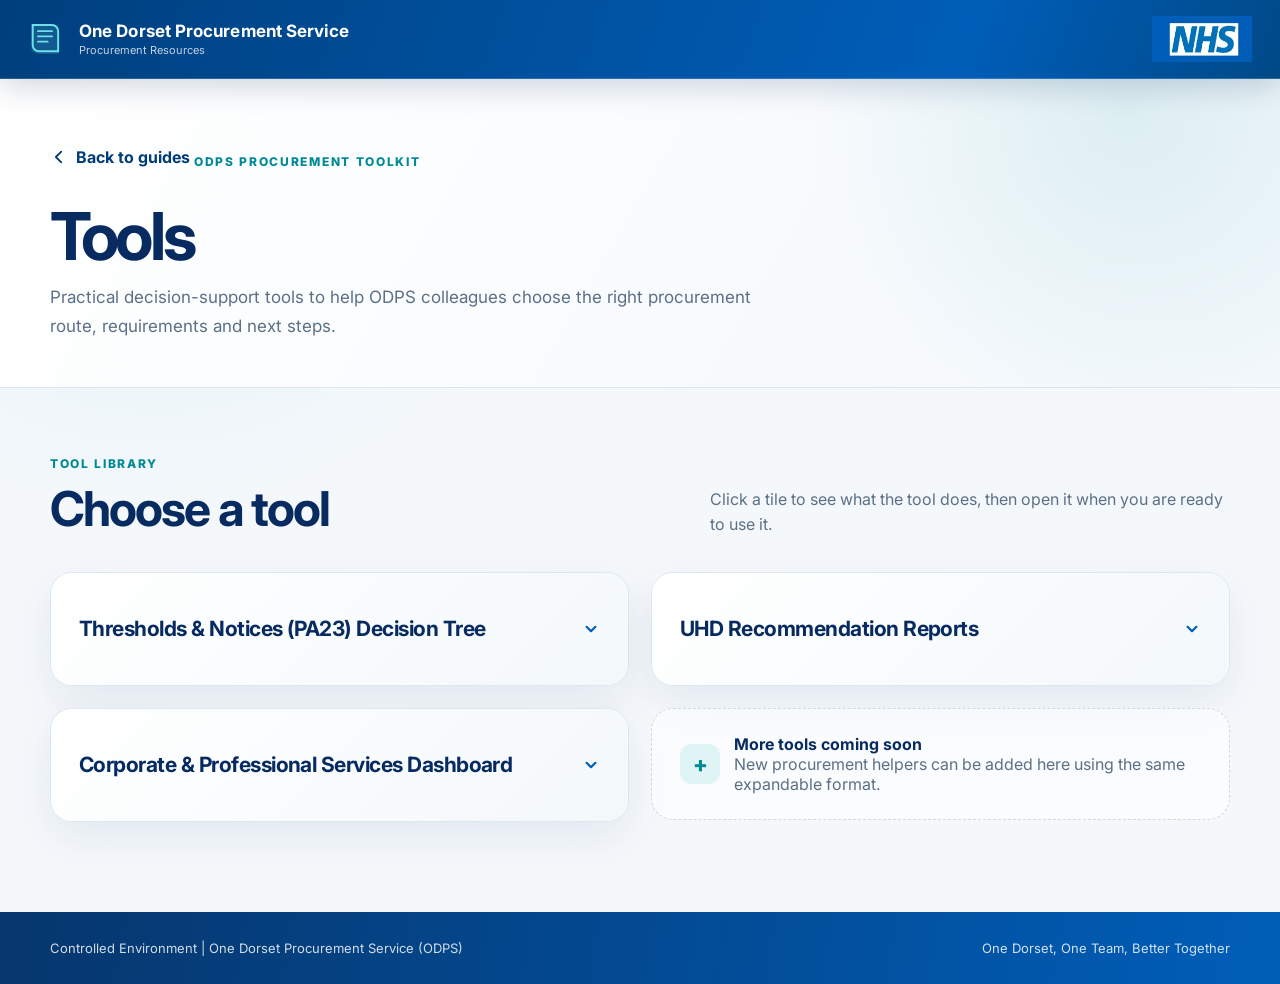
<file: tools.html>
<!doctype html>
<html lang="en">
<head>
  <meta charset="utf-8" />
  <meta name="viewport" content="width=device-width, initial-scale=1" />
  <meta name="theme-color" content="#003d78" />
  <title>ODPS Procurement Tools</title>
  <link rel="stylesheet" href="styles.css" />
  <style>
    .tools-page-hero {
      padding: 68px 0 46px;
      background:
        radial-gradient(circle at 88% 10%, rgba(0,138,150,.10), transparent 20rem),
        linear-gradient(120deg, #fff, #f3f8fc);
      border-bottom: 1px solid var(--line);
    }

    .tools-page-hero h1 {
      margin: 10px 0 14px;
      color: var(--navy);
      font-size: clamp(40px, 6vw, 66px);
      line-height: 1;
      letter-spacing: -.05em;
    }

    .tools-page-hero p {
      max-width: 720px;
      margin: 0;
      color: var(--muted);
      font-size: 17px;
      line-height: 1.7;
    }

    .tools-back {
      display: inline-flex;
      align-items: center;
      gap: 8px;
      margin-bottom: 26px;
      color: var(--deep-blue);
      text-decoration: none;
      font-weight: 700;
    }

    .tools-back svg { width: 18px; height: 18px; }

    .tools-library {
      padding: 64px 0 90px;
    }

    .tools-grid {
      display: grid;
      grid-template-columns: repeat(2, minmax(0, 1fr));
      align-items: start;
      gap: 22px;
    }

    .tool-card {
      overflow: hidden;
      border: 1px solid #dbe8f2;
      border-radius: 22px;
      background: #fff;
      box-shadow: 0 16px 44px rgba(10,58,102,.08);
    }

    .tool-summary {
      width: 100%;
      min-height: 112px;
      padding: 25px 66px 25px 28px;
      position: relative;
      display: flex;
      align-items: center;
      border: 0;
      background: linear-gradient(135deg, #fff, #f3f8fb);
      color: var(--navy);
      text-align: left;
      cursor: pointer;
    }

    .tool-summary strong {
      font-size: 21px;
      line-height: 1.3;
      letter-spacing: -.025em;
    }

    .tool-summary svg {
      position: absolute;
      right: 26px;
      width: 22px;
      height: 22px;
      color: var(--nhs-blue);
    }

    .tool-expanded {
      display: none;
      grid-template-columns: 1.08fr .92fr;
      min-height: 360px;
      cursor: pointer;
    }

    .tool-card.is-expanded .tool-summary { display: none; }
    .tool-card.is-expanded .tool-expanded { display: grid; }

    .tool-content {
      padding: 36px;
    }

    .tool-kicker {
      color: var(--teal);
      font-size: 12px;
      font-weight: 800;
      letter-spacing: .11em;
      text-transform: uppercase;
    }

    .tool-content h2 {
      margin: 14px 0 13px;
      color: var(--navy);
      font-size: 30px;
      line-height: 1.16;
      letter-spacing: -.035em;
    }

    .tool-content p {
      margin: 0;
      color: var(--muted);
      line-height: 1.65;
    }

    .tool-actions {
      margin-top: 28px;
      display: flex;
      gap: 10px;
      flex-wrap: wrap;
    }

    .tool-visual {
      position: relative;
      overflow: hidden;
      min-height: 300px;
      background:
        radial-gradient(circle at 70% 18%, rgba(76,213,223,.36), transparent 22%),
        linear-gradient(155deg, #0067b9, #064884 56%, #072d61);
    }

    .tool-visual::before,
    .tool-visual::after {
      content: "";
      position: absolute;
      border-radius: 50%;
      border: 1px solid rgba(255,255,255,.16);
    }

    .tool-visual::before {
      width: 310px; height: 310px;
      right: -120px; top: -120px;
    }

    .tool-visual::after {
      width: 220px; height: 220px;
      right: -60px; top: -60px;
    }

    .decision-tree-icon {
      position: absolute;
      left: 50%;
      top: 50%;
      width: 170px;
      height: 170px;
      transform: translate(-50%, -50%);
      color: rgba(255,255,255,.96);
    }

    .decision-tree-icon circle,
    .decision-tree-icon rect {
      fill: rgba(255,255,255,.12);
      stroke: currentColor;
      stroke-width: 2.3;
    }

    .decision-tree-icon path {
      fill: none;
      stroke: currentColor;
      stroke-width: 2.3;
      stroke-linecap: round;
      stroke-linejoin: round;
    }

    .tool-collapse {
      position: absolute;
      top: 15px;
      right: 15px;
      z-index: 4;
      width: 38px;
      height: 38px;
      display: grid;
      place-items: center;
      padding: 0;
      border: 1px solid rgba(255,255,255,.6);
      border-radius: 999px;
      background: rgba(255,255,255,.94);
      color: var(--deep-blue);
    }

    .tool-expanded { position: relative; }
    .tool-collapse svg { width: 20px; height: 20px; }

    .tools-coming {
      min-height: 112px;
      padding: 24px 28px;
      display: flex;
      align-items: center;
      gap: 14px;
      border: 1px dashed #c8dae8;
      border-radius: 22px;
      background: rgba(255,255,255,.5);
      color: var(--muted);
    }

    .tools-coming span {
      width: 40px;
      height: 40px;
      display: grid;
      place-items: center;
      flex: 0 0 40px;
      border-radius: 12px;
      background: var(--teal-soft);
      color: var(--teal);
      font-size: 22px;
      font-weight: 800;
    }

    .tools-coming strong { color: var(--navy); }

    .report-icon {
      position: absolute;
      left: 50%;
      top: 50%;
      width: 172px;
      height: 172px;
      transform: translate(-50%, -50%);
      color: rgba(255,255,255,.96);
    }

    .report-icon path,
    .report-icon rect,
    .report-icon circle {
      fill: none;
      stroke: currentColor;
      stroke-width: 2.4;
      stroke-linecap: round;
      stroke-linejoin: round;
    }

    .tool-secondary-button {
      min-height: 46px;
      padding: 11px 16px;
      display: inline-flex;
      align-items: center;
      justify-content: center;
      gap: 8px;
      border: 1px solid #bfd5e6;
      border-radius: 10px;
      background: #fff;
      color: var(--deep-blue);
      text-decoration: none;
      font-weight: 700;
      cursor: pointer;
    }

    .tool-secondary-button:hover {
      background: #f2f8fb;
      border-color: #8fb8d3;
    }

    .tool-card[data-tool="reports"] .tool-visual {
      background:
        radial-gradient(circle at 72% 20%, rgba(76,213,223,.32), transparent 22%),
        linear-gradient(155deg, #008a96, #006f85 52%, #064884);
    }


    .dashboard-icon {
      position: absolute;
      left: 50%;
      top: 50%;
      width: 178px;
      height: 178px;
      transform: translate(-50%, -50%);
      color: rgba(255,255,255,.96);
    }

    .dashboard-icon rect,
    .dashboard-icon path,
    .dashboard-icon circle {
      fill: none;
      stroke: currentColor;
      stroke-width: 2.4;
      stroke-linecap: round;
      stroke-linejoin: round;
    }

    .tool-card[data-tool="corporate-dashboard"] .tool-visual {
      background:
        radial-gradient(circle at 72% 20%, rgba(82,222,213,.34), transparent 22%),
        linear-gradient(155deg, #0b6f77, #075560 54%, #073b61);
    }

    @media (max-width: 850px) {
      .tools-grid { grid-template-columns: 1fr; }
    }

    @media (max-width: 640px) {
      .tools-page-hero { padding-top: 46px; }
      .tool-expanded {
        grid-template-columns: 1fr;
      }
      .tool-visual {
        min-height: 230px;
        order: -1;
      }
      .tool-content { padding: 28px; }
      .tool-content h2 { font-size: 26px; }
    }
  </style>
</head>
<body>
  <a class="skip-link" href="#main">Skip to content</a>

  <header class="site-header">
    <div class="header-inner">
      <a class="brand" href="index.html" aria-label="ODPS Procurement Guides home">
        <span class="brand-mark" aria-hidden="true">
          <svg viewBox="0 0 48 48">
            <path d="M8 7h24a8 8 0 0 1 8 8v26H16a8 8 0 0 1-8-8V7Z" fill="currentColor" opacity=".16"/>
            <path d="M10 8h22a7 7 0 0 1 7 7v23H17a7 7 0 0 1-7-7V8Z" fill="none" stroke="currentColor" stroke-width="2.2"/>
            <path d="M16 15h16M16 21h16M16 27h11" stroke="currentColor" stroke-width="2.2" stroke-linecap="round"/>
          </svg>
        </span>
        <span>
          <strong>One Dorset Procurement Service</strong>
          <small>Procurement Resources</small>
        </span>
      </a>
      <a class="nhs-logo-link" href="https://intranet.uhd.nhs.uk/" aria-label="Open UHD intranet"><img src="assets/nhs-logo.png" alt="NHS" /></a>
    </div>
  </header>

  <main id="main">
    <section class="tools-page-hero">
      <div class="shell">
        <a class="tools-back" href="index.html">
          <svg viewBox="0 0 20 20" aria-hidden="true"><path d="m12.5 4-6 6 6 6" fill="none" stroke="currentColor" stroke-width="2" stroke-linecap="round" stroke-linejoin="round"/></svg>
          Back to guides
        </a>
        <span class="eyebrow">ODPS Procurement Toolkit</span>
        <h1>Tools</h1>
        <p>Practical decision-support tools to help ODPS colleagues choose the right procurement route, requirements and next steps.</p>
      </div>
    </section>

    <section class="tools-library">
      <div class="shell">
        <div class="section-heading">
          <div>
            <span class="eyebrow">Tool library</span>
            <h2>Choose a tool</h2>
          </div>
          <p>Click a tile to see what the tool does, then open it when you are ready to use it.</p>
        </div>

        <div class="tools-grid">
          <article class="tool-card is-collapsed" id="threshold-tool-card">
            <button class="tool-summary" type="button" aria-expanded="false" aria-controls="threshold-tool-details">
              <strong>Thresholds &amp; Notices (PA23) Decision Tree</strong>
              <svg viewBox="0 0 20 20" aria-hidden="true"><path d="m6 8 4 4 4-4" fill="none" stroke="currentColor" stroke-width="2" stroke-linecap="round" stroke-linejoin="round"/></svg>
            </button>

            <div class="tool-expanded" id="threshold-tool-details">
              <div class="tool-content">
                <div class="tool-kicker">Procurement Act 2023</div>
                <h2>Thresholds &amp; Notices (PA23) Decision Tree</h2>
                <p>Work through a short decision tree to identify the relevant UK public procurement threshold and the mandatory or contextual notices associated with it.</p>
                <div class="tool-actions">
                  <a class="primary-button" href="tools/thresholds-notices-pa23.html">
                    Open tool
                    <svg viewBox="0 0 20 20" aria-hidden="true"><path d="m7 4 6 6-6 6" fill="none" stroke="currentColor" stroke-width="2" stroke-linecap="round" stroke-linejoin="round"/></svg>
                  </a>
                </div>
              </div>

              <div class="tool-visual" aria-hidden="true">
                <svg class="decision-tree-icon" viewBox="0 0 180 180">
                  <rect x="58" y="18" width="64" height="34" rx="10"/>
                  <circle cx="48" cy="104" r="22"/>
                  <circle cx="90" cy="142" r="22"/>
                  <circle cx="132" cy="104" r="22"/>
                  <path d="M90 52v25M90 77H48v5M90 77h42v5M90 77v43"/>
                  <path d="M40 103h16M82 141h16M124 103h16"/>
                </svg>
              </div>

              <button class="tool-collapse" type="button" aria-label="Collapse Thresholds and Notices tool">
                <svg viewBox="0 0 20 20" aria-hidden="true"><path d="m6 12 4-4 4 4" fill="none" stroke="currentColor" stroke-width="2" stroke-linecap="round" stroke-linejoin="round"/></svg>
              </button>
            </div>
          </article>

          <article class="tool-card is-collapsed" id="recommendation-report-card" data-tool="reports">
            <button class="tool-summary" type="button" aria-expanded="false" aria-controls="recommendation-report-details">
              <strong>UHD Recommendation Reports</strong>
              <svg viewBox="0 0 20 20" aria-hidden="true"><path d="m6 8 4 4 4-4" fill="none" stroke="currentColor" stroke-width="2" stroke-linecap="round" stroke-linejoin="round"/></svg>
            </button>

            <div class="tool-expanded" id="recommendation-report-details">
              <div class="tool-content">
                <div class="tool-kicker">Recommendation reports</div>
                <h2>UHD Recommendation Reports</h2>
                <p>Access the current guidance notes for preparing recommendation reports, or move into the report-selection route.</p>
                <div class="tool-actions">
                  <a class="primary-button" href="tools/recommendation-reports/guidance-notes.html">
                    Guidance Notes
                    <svg viewBox="0 0 20 20" aria-hidden="true"><path d="m7 4 6 6-6 6" fill="none" stroke="currentColor" stroke-width="2" stroke-linecap="round" stroke-linejoin="round"/></svg>
                  </a>
                  <a class="tool-secondary-button" href="tools/recommendation-reports/select-document.html">Select Document</a>
                </div>
              </div>

              <div class="tool-visual" aria-hidden="true">
                <svg class="report-icon" viewBox="0 0 180 180">
                  <rect x="44" y="22" width="92" height="136" rx="10"/>
                  <path d="M63 52h54M63 70h54M63 88h40"/>
                  <path d="m64 119 13 13 37-39"/>
                  <circle cx="69" cy="126" r="25"/>
                </svg>
              </div>

              <button class="tool-collapse" type="button" aria-label="Collapse UHD Recommendation Reports tool">
                <svg viewBox="0 0 20 20" aria-hidden="true"><path d="m6 12 4-4 4 4" fill="none" stroke="currentColor" stroke-width="2" stroke-linecap="round" stroke-linejoin="round"/></svg>
              </button>
            </div>
          </article>

          <article class="tool-card is-collapsed" id="corporate-dashboard-card" data-tool="corporate-dashboard">
            <button class="tool-summary" type="button" aria-expanded="false" aria-controls="corporate-dashboard-details">
              <strong>Corporate &amp; Professional Services Dashboard</strong>
              <svg viewBox="0 0 20 20" aria-hidden="true"><path d="m6 8 4 4 4-4" fill="none" stroke="currentColor" stroke-width="2" stroke-linecap="round" stroke-linejoin="round"/></svg>
            </button>

            <div class="tool-expanded" id="corporate-dashboard-details">
              <div class="tool-content">
                <div class="tool-kicker">Portfolio intelligence</div>
                <h2>Corporate &amp; Professional Services Dashboard</h2>
                <p>Interactive portfolio view of assigned contracts and mapped cost centres across UHD, DCH, DHC and NHS Dorset ICB, with filters for value, volume, status, expiry exposure, supplier concentration and data quality.</p>
                <div class="tool-actions">
                  <a class="primary-button" href="tools/corporate-professional-services-dashboard.html">
                    Open dashboard
                    <svg viewBox="0 0 20 20" aria-hidden="true"><path d="m7 4 6 6-6 6" fill="none" stroke="currentColor" stroke-width="2" stroke-linecap="round" stroke-linejoin="round"/></svg>
                  </a>
                </div>
              </div>

              <div class="tool-visual" aria-hidden="true">
                <svg class="dashboard-icon" viewBox="0 0 180 180">
                  <rect x="28" y="25" width="124" height="128" rx="13"/>
                  <path d="M47 131V95M72 131V72M97 131v-21M122 131V54"/>
                  <path d="M44 49h42"/>
                  <circle cx="129" cy="48" r="8"/>
                </svg>
              </div>

              <button class="tool-collapse" type="button" aria-label="Collapse Corporate and Professional Services Dashboard">
                <svg viewBox="0 0 20 20" aria-hidden="true"><path d="m6 12 4-4 4 4" fill="none" stroke="currentColor" stroke-width="2" stroke-linecap="round" stroke-linejoin="round"/></svg>
              </button>
            </div>
          </article>

          <aside class="tools-coming">
            <span aria-hidden="true">+</span>
            <div>
              <strong>More tools coming soon</strong><br>
              New procurement helpers can be added here using the same expandable format.
            </div>
          </aside>
        </div>
      </div>
    </section>
  </main>

  <footer>
    <div class="shell footer-inner">
      <span>Controlled Environment | One Dorset Procurement Service (ODPS)</span>
      <span>One Dorset, One Team, Better Together</span>
    </div>
  </footer>

  <script>
    const toolCards = Array.from(document.querySelectorAll(".tool-card"));

    function setExpanded(card, expanded) {
      toolCards.forEach(otherCard => {
        if (otherCard !== card) {
          otherCard.classList.remove("is-expanded");
          otherCard.classList.add("is-collapsed");
          otherCard.querySelector(".tool-summary")?.setAttribute("aria-expanded", "false");
        }
      });

      card.classList.toggle("is-expanded", expanded);
      card.classList.toggle("is-collapsed", !expanded);
      card.querySelector(".tool-summary")?.setAttribute("aria-expanded", String(expanded));
    }

    toolCards.forEach(card => {
      const summary = card.querySelector(".tool-summary");
      const collapse = card.querySelector(".tool-collapse");

      card.addEventListener("click", event => {
        const interactive = event.target.closest("button, a, input, select, textarea, label");

        if (interactive === summary) {
          setExpanded(card, !card.classList.contains("is-expanded"));
          return;
        }

        if (interactive) return;
        setExpanded(card, !card.classList.contains("is-expanded"));
      });

      collapse?.addEventListener("click", () => {
        setExpanded(card, false);
        summary?.focus();
      });
    });
  </script>
</body>
</html>
</file>
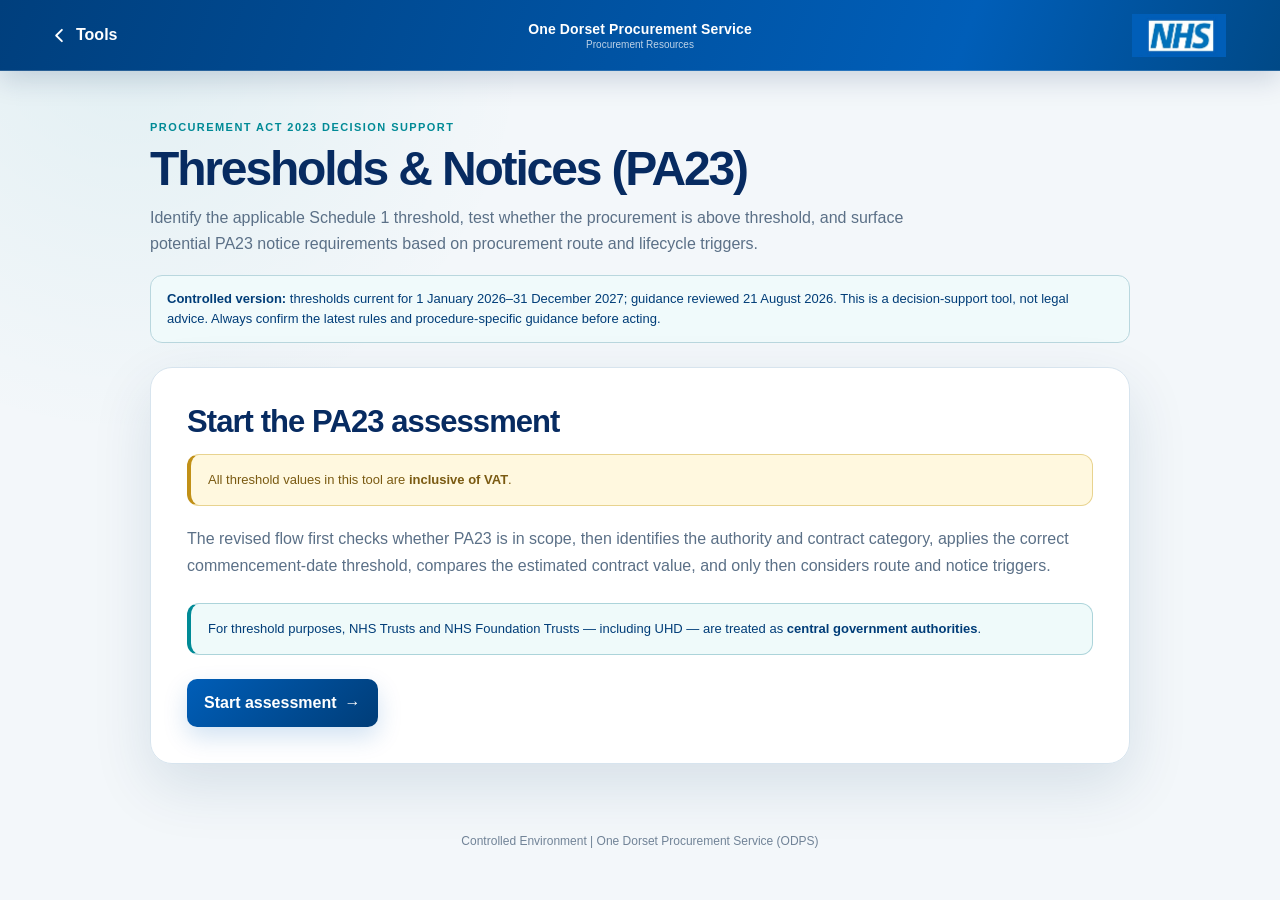
<file: tools/thresholds-notices-pa23.html>
<!doctype html>
<html lang="en">
<head>
  <meta charset="utf-8" />
  <meta name="viewport" content="width=device-width, initial-scale=1" />
  <meta name="theme-color" content="#003d78" />
  <title>Thresholds & Notices (PA23) Decision Tree | ODPS</title>
  <style>
    :root {
      --nhs-blue: #005eb8;
      --deep-blue: #003d78;
      --navy: #072b61;
      --ink: #102a43;
      --muted: #5b7087;
      --teal: #008a96;
      --teal-soft: #e1f4f4;
      --bg: #f3f7fa;
      --paper: #fff;
      --line: #d7e4ee;
      --green: #2f7d32;
      --green-soft: #edf8ef;
      --amber: #7a5a12;
      --amber-soft: #fff8df;
      --red: #8b3a3a;
      --red-soft: #fff3f3;
      --shadow: 0 22px 60px rgba(10,58,102,.12);
    }

    * { box-sizing: border-box; }

    html {
      background: var(--bg);
      scroll-behavior: smooth;
    }

    body {
      margin: 0;
      min-height: 100vh;
      color: var(--ink);
      background:
        radial-gradient(circle at 10% 4%, rgba(0,138,150,.07), transparent 25rem),
        var(--bg);
      font-family: Inter, -apple-system, BlinkMacSystemFont, "Segoe UI", Arial, sans-serif;
      -webkit-font-smoothing: antialiased;
    }

    button, input { font: inherit; }

    .site-header {
      position: sticky;
      top: 0;
      z-index: 50;
      color: #fff;
      background: linear-gradient(110deg, #003f7d, #005eb8 75%, #004987);
      border-bottom: 1px solid rgba(255,255,255,.16);
      box-shadow: 0 8px 28px rgba(0,38,82,.17);
    }

    .header-inner {
      width: min(1180px, calc(100% - 36px));
      min-height: 70px;
      margin: 0 auto;
      display: grid;
      grid-template-columns: 1fr auto 1fr;
      align-items: center;
      gap: 18px;
    }

    .back-link {
      justify-self: start;
      display: inline-flex;
      align-items: center;
      gap: 7px;
      color: #fff;
      text-decoration: none;
      font-weight: 700;
      border-radius: 8px;
    }

    .back-link svg { width: 19px; height: 19px; }

    .header-brand {
      text-align: center;
    }

    .header-brand strong {
      display: block;
      font-size: 14px;
      letter-spacing: .01em;
    }

    .header-brand span {
      display: block;
      margin-top: 2px;
      color: rgba(255,255,255,.74);
      font-size: 10px;
    }

    .nhs-link {
      justify-self: end;
      display: inline-flex;
      align-items: center;
      line-height: 0;
      border-radius: 3px;
    }

    .nhs-link img {
      display: block;
      width: 102px;
      max-height: 43px;
      object-fit: contain;
    }

    .nhs-link:focus-visible,
    .back-link:focus-visible {
      outline: 3px solid rgba(255,255,255,.9);
      outline-offset: 4px;
    }

    .shell {
      width: min(980px, calc(100% - 34px));
      margin: 0 auto;
    }

    .tool-heading {
      padding: 46px 0 24px;
    }

    .eyebrow {
      color: var(--teal);
      font-size: 11px;
      font-weight: 800;
      letter-spacing: .13em;
      text-transform: uppercase;
    }

    h1 {
      margin: 9px 0 11px;
      color: var(--navy);
      font-size: clamp(33px, 5vw, 48px);
      line-height: 1.04;
      letter-spacing: -.045em;
    }

    .subtitle {
      max-width: 760px;
      margin: 0;
      color: var(--muted);
      font-size: 16px;
      line-height: 1.65;
    }

    .controlled-note {
      margin-top: 17px;
      padding: 13px 16px;
      border: 1px solid #b9d7de;
      border-radius: 12px;
      background: #f0fafb;
      color: var(--deep-blue);
      font-size: 13px;
      line-height: 1.55;
    }

    .progress-wrap {
      margin: 8px 0 18px;
      padding: 14px 17px;
      border: 1px solid var(--line);
      border-radius: 14px;
      background: rgba(255,255,255,.86);
    }

    .progress-top {
      display: flex;
      justify-content: space-between;
      gap: 18px;
      margin-bottom: 9px;
      color: var(--muted);
      font-size: 12px;
      font-weight: 700;
    }

    .progress-track {
      height: 7px;
      overflow: hidden;
      border-radius: 99px;
      background: #dce7ef;
    }

    .progress-bar {
      width: 0;
      height: 100%;
      background: linear-gradient(90deg, var(--teal), var(--nhs-blue));
      transition: width .2s ease;
    }

    .card {
      margin-bottom: 42px;
      padding: 36px;
      border: 1px solid var(--line);
      border-radius: 22px;
      background: rgba(255,255,255,.97);
      box-shadow: var(--shadow);
    }

    .screen[hidden] { display: none; }

    .screen h2 {
      margin: 0 0 13px;
      color: var(--navy);
      font-size: clamp(24px, 4vw, 31px);
      line-height: 1.18;
      letter-spacing: -.03em;
    }

    .screen-intro {
      margin: 0 0 23px;
      color: var(--muted);
      line-height: 1.67;
    }

    .callout {
      margin: 0 0 20px;
      padding: 15px 17px;
      border-radius: 12px;
      font-size: 13px;
      line-height: 1.58;
    }

    .callout.info {
      border: 1px solid #acd4da;
      border-left: 4px solid var(--teal);
      background: #effafa;
      color: var(--deep-blue);
    }

    .callout.warning {
      border: 1px solid #e8d38f;
      border-left: 4px solid #c19017;
      background: var(--amber-soft);
      color: var(--amber);
    }

    .callout.stop {
      border: 1px solid #dfb7b7;
      border-left: 4px solid #b64c4c;
      background: var(--red-soft);
      color: var(--red);
    }

    .help-row {
      margin: -8px 0 18px;
    }

    .help-button {
      display: inline-flex;
      align-items: center;
      gap: 6px;
      padding: 5px 9px;
      border: 1px solid #b8d4e3;
      border-radius: 999px;
      background: #f6fbfd;
      color: var(--deep-blue);
      font-size: 12px;
      font-weight: 700;
      line-height: 1;
      cursor: pointer;
      transition: background .16s ease, border-color .16s ease;
    }

    .help-button:hover {
      background: #edf7fa;
      border-color: #88b6ce;
    }

    .help-button .help-icon {
      width: 17px;
      height: 17px;
      display: inline-grid;
      place-items: center;
      border-radius: 50%;
      background: var(--teal-soft);
      color: var(--teal);
      font-size: 11px;
      font-weight: 900;
    }

    .help-panel {
      margin-top: 10px;
      padding: 14px 16px;
      border: 1px solid #b8d9df;
      border-left: 4px solid var(--teal);
      border-radius: 11px;
      background: #f1fafb;
      color: var(--deep-blue);
      font-size: 12.5px;
      line-height: 1.58;
    }

    .help-panel[hidden] {
      display: none;
    }

    .help-panel strong {
      color: var(--navy);
    }

    .help-panel ul {
      margin: 8px 0 0 18px;
      padding: 0;
    }

    .help-panel li + li {
      margin-top: 6px;
    }

    .choice-grid {
      display: grid;
      gap: 11px;
    }

    .choice-button {
      width: 100%;
      min-height: 55px;
      padding: 14px 17px;
      display: flex;
      align-items: center;
      justify-content: space-between;
      gap: 18px;
      border: 1px solid #c9d9e5;
      border-radius: 11px;
      background: #fff;
      color: var(--deep-blue);
      text-align: left;
      font-weight: 700;
      cursor: pointer;
      transition: background .16s ease, border-color .16s ease, transform .16s ease, box-shadow .16s ease;
    }

    .choice-button:hover {
      transform: translateY(-1px);
      border-color: #7faecb;
      background: #f4f8fb;
      box-shadow: 0 8px 20px rgba(10,58,102,.08);
    }

    .choice-button:focus-visible,
    .primary-button:focus-visible,
    .secondary-button:focus-visible,
    input:focus-visible {
      outline: 3px solid rgba(0,94,184,.27);
      outline-offset: 2px;
    }

    .choice-button small {
      display: block;
      margin-top: 3px;
      color: var(--muted);
      font-weight: 500;
      line-height: 1.45;
    }

    .arrow { font-size: 18px; }

    .button-row {
      margin-top: 24px;
      display: flex;
      flex-wrap: wrap;
      gap: 10px;
    }

    .primary-button,
    .secondary-button {
      min-height: 48px;
      padding: 12px 17px;
      display: inline-flex;
      align-items: center;
      justify-content: center;
      gap: 8px;
      border-radius: 10px;
      font-weight: 700;
      text-decoration: none;
      cursor: pointer;
    }

    .primary-button {
      border: 0;
      background: linear-gradient(135deg, var(--nhs-blue), var(--deep-blue));
      color: #fff;
      box-shadow: 0 10px 24px rgba(0,94,184,.18);
    }

    .secondary-button {
      border: 1px solid #c9d9e5;
      background: #fff;
      color: var(--deep-blue);
    }

    .field {
      display: grid;
      gap: 8px;
      margin: 18px 0 8px;
    }

    .field label {
      color: var(--navy);
      font-size: 14px;
      font-weight: 800;
    }

    .money-wrap {
      display: flex;
      align-items: center;
      overflow: hidden;
      border: 1px solid #c9d9e5;
      border-radius: 11px;
      background: #fff;
    }

    .money-prefix {
      padding: 0 0 0 16px;
      color: var(--muted);
      font-weight: 800;
    }

    .money-wrap input {
      width: 100%;
      min-width: 0;
      padding: 14px 16px 14px 8px;
      border: 0;
      background: transparent;
      color: var(--ink);
      font-size: 18px;
      outline: none;
    }

    .field-help {
      color: var(--muted);
      font-size: 12px;
      line-height: 1.5;
    }

    .summary-grid {
      display: grid;
      grid-template-columns: repeat(2, minmax(0,1fr));
      gap: 11px;
      margin: 20px 0 24px;
    }

    .summary-item {
      padding: 14px 15px;
      border: 1px solid var(--line);
      border-radius: 12px;
      background: #f7fafc;
    }

    .summary-item span {
      display: block;
      color: var(--muted);
      font-size: 11px;
      font-weight: 700;
      text-transform: uppercase;
      letter-spacing: .07em;
    }

    .summary-item strong {
      display: block;
      margin-top: 5px;
      color: var(--navy);
      font-size: 15px;
      line-height: 1.42;
    }

    .threshold-result {
      padding: 23px;
      border: 1px solid #a8d1aa;
      border-radius: 16px;
      background: var(--green-soft);
      text-align: center;
    }

    .threshold-result .label {
      color: #4c7550;
      font-size: 12px;
      font-weight: 800;
      letter-spacing: .08em;
      text-transform: uppercase;
    }

    .threshold-result .amount {
      margin: 5px 0;
      color: var(--green);
      font-size: clamp(32px, 6vw, 48px);
      font-weight: 800;
      letter-spacing: -.04em;
    }

    .threshold-result p {
      margin: 0;
      color: #49734d;
      line-height: 1.5;
    }

    .notice-section {
      margin-top: 24px;
      padding: 20px;
      border: 1px solid var(--line);
      border-radius: 16px;
      background: #f8fafc;
    }

    .notice-section h3 {
      margin: 0 0 7px;
      color: var(--navy);
      font-size: 20px;
    }

    .notice-section > p {
      margin: 0 0 16px;
      color: var(--muted);
      font-size: 13px;
      line-height: 1.55;
    }

    .notice-group + .notice-group { margin-top: 18px; }

    .notice-group h4 {
      margin: 0 0 9px;
      color: var(--deep-blue);
      font-size: 14px;
    }

    .notice-list {
      display: grid;
      gap: 9px;
    }

    .notice-card {
      padding: 13px 14px;
      border: 1px solid #dce7ef;
      border-radius: 11px;
      background: #fff;
    }

    .notice-card strong {
      display: block;
      color: var(--navy);
      font-size: 14px;
    }

    .notice-card p {
      margin: 4px 0 0;
      color: var(--muted);
      font-size: 12px;
      line-height: 1.52;
    }

    .notice-card.mandatory { border-left: 4px solid var(--nhs-blue); }
    .notice-card.contextual { border-left: 4px solid var(--teal); }
    .notice-card.authority { border-left: 4px solid #8c6e1d; }

    .footer {
      padding: 28px 0 34px;
      color: #718397;
      text-align: center;
      font-size: 12px;
    }

    @media (max-width: 680px) {
      .header-inner {
        width: calc(100% - 22px);
        grid-template-columns: auto 1fr auto;
      }

      .header-brand strong { font-size: 12px; }
      .header-brand span { display: none; }
      .back-link span { display: none; }
      .nhs-link img { width: 88px; max-height: 38px; }

      .shell { width: calc(100% - 20px); }
      .tool-heading { padding-top: 28px; }

      .card {
        padding: 24px;
        border-radius: 17px;
      }

      .summary-grid { grid-template-columns: 1fr; }
    }

    @media (prefers-reduced-motion: reduce) {
      *, *::before, *::after {
        scroll-behavior: auto !important;
        transition-duration: .01ms !important;
      }
    }
  </style>
</head>
<body>
  <header class="site-header">
    <div class="header-inner">
      <a class="back-link" href="../tools.html">
        <svg viewBox="0 0 20 20" aria-hidden="true"><path d="m12.5 4-6 6 6 6" fill="none" stroke="currentColor" stroke-width="2" stroke-linecap="round" stroke-linejoin="round"/></svg>
        <span>Tools</span>
      </a>

      <div class="header-brand">
        <strong>One Dorset Procurement Service</strong>
        <span>Procurement Resources</span>
      </div>

      <a class="nhs-link" href="https://intranet.uhd.nhs.uk/" aria-label="Open UHD intranet">
        <img src="../assets/nhs-logo.png" alt="NHS" />
      </a>
    </div>
  </header>

  <main>
    <section class="tool-heading">
      <div class="shell">
        <span class="eyebrow">Procurement Act 2023 decision support</span>
        <h1>Thresholds &amp; Notices (PA23)</h1>
        <p class="subtitle">
          Identify the applicable Schedule 1 threshold, test whether the procurement is above threshold,
          and surface potential PA23 notice requirements based on procurement route and lifecycle triggers.
        </p>
        <div class="controlled-note">
          <strong>Controlled version:</strong> thresholds current for 1 January 2026–31 December 2027;
          guidance reviewed 21 August 2026. This is a decision-support tool, not legal advice.
          Always confirm the latest rules and procedure-specific guidance before acting.
        </div>
      </div>
    </section>

    <div class="shell">
      <div class="progress-wrap" id="progress-wrap" hidden>
        <div class="progress-top">
          <span id="progress-text">Assessment</span>
          <span id="progress-count"></span>
        </div>
        <div class="progress-track"><div class="progress-bar" id="progress-bar"></div></div>
      </div>

      <section class="card" aria-live="polite">
        <div class="screen" id="screen-start">
          <h2>Start the PA23 assessment</h2>
          <div class="callout warning">
            All threshold values in this tool are <strong>inclusive of VAT</strong>.
          </div>
          <p class="screen-intro">
            The revised flow first checks whether PA23 is in scope, then identifies the authority and contract category,
            applies the correct commencement-date threshold, compares the estimated contract value, and only then
            considers route and notice triggers.
          </p>
          <div class="callout info">
            For threshold purposes, NHS Trusts and NHS Foundation Trusts — including UHD — are treated as
            <strong>central government authorities</strong>.
          </div>
          <div class="button-row">
            <button class="primary-button" id="start-button" type="button">Start assessment <span aria-hidden="true">→</span></button>
          </div>
        </div>

        <div class="screen" id="screen-question" hidden>
          <h2 id="question-title"></h2>
          <p class="screen-intro" id="question-intro"></p>
          <div id="question-extra"></div>
          <div class="choice-grid" id="choice-grid"></div>
          <div class="button-row">
            <button class="secondary-button" id="back-button" type="button">← Go back</button>
          </div>
        </div>

        <div class="screen" id="screen-value" hidden>
          <h2>What is the estimated contract value?</h2>
          <p class="screen-intro">
            Enter the estimated value <strong>including VAT</strong>. The tool will compare it with the applicable
            Schedule 1 threshold before showing any above-threshold notice pathway.
          </p>
          <div class="field">
            <label for="contract-value">Estimated contract value including VAT</label>
            <div class="money-wrap">
              <span class="money-prefix">£</span>
              <input id="contract-value" type="number" min="0" step="1" inputmode="decimal" placeholder="e.g. 250000" />
            </div>
            <div class="field-help">Use the total estimated value for the procurement, not an annual or partial value.</div>
          </div>
          <div class="callout warning" id="value-error" hidden>Please enter a valid contract value of £0 or more.</div>
          <div class="button-row">
            <button class="primary-button" id="value-continue" type="button">Continue <span aria-hidden="true">→</span></button>
            <button class="secondary-button history-back" type="button">← Go back</button>
          </div>
        </div>

        <div class="screen" id="screen-result" hidden>
          <h2 id="result-heading">Assessment result</h2>
          <div id="result-body"></div>
          <div class="button-row">
            <button class="primary-button" id="restart-button" type="button">Start new assessment</button>
            <button class="secondary-button history-back" type="button">← Modify last answer</button>
            <button class="secondary-button" id="download-button" type="button">Download summary as PDF</button>
          </div>
        </div>
      </section>
    </div>
  </main>

  <footer class="footer">
    Controlled Environment | One Dorset Procurement Service (ODPS)
  </footer>

  <script>
    const screens = {
      start: document.querySelector("#screen-start"),
      question: document.querySelector("#screen-question"),
      value: document.querySelector("#screen-value"),
      result: document.querySelector("#screen-result")
    };

    const progressWrap = document.querySelector("#progress-wrap");
    const progressText = document.querySelector("#progress-text");
    const progressCount = document.querySelector("#progress-count");
    const progressBar = document.querySelector("#progress-bar");
    const questionTitle = document.querySelector("#question-title");
    const questionIntro = document.querySelector("#question-intro");
    const questionExtra = document.querySelector("#question-extra");
    const choiceGrid = document.querySelector("#choice-grid");
    const valueInput = document.querySelector("#contract-value");
    const valueError = document.querySelector("#value-error");
    const resultBody = document.querySelector("#result-body");
    const resultHeading = document.querySelector("#result-heading");

    const HISTORY_MARKER = "odps-pa23-v2026";
    const REVIEW_DATE = "21 August 2026";

    const THRESHOLDS = {
      current: {
        defenceWorks: 5193000,
        defenceConcession: 5193000,
        defenceGoodsServices: 415440,
        utilitiesWorks: 5193000,
        utilitiesLightTouch: 884720,
        utilitiesGoodsServices: 415440,
        lightTouchConcession: 5372609,
        lightTouch: 663540,
        ordinaryConcession: 5193000,
        ordinaryWorks: 5193000,
        centralGoodsServices: 135018,
        subCentralGoodsServices: 207720
      },
      legacy: {
        defenceWorks: 5372609,
        defenceConcession: 5372609,
        defenceGoodsServices: 429809,
        utilitiesWorks: 5372609,
        utilitiesLightTouch: 884720,
        utilitiesGoodsServices: 429809,
        lightTouchConcession: 5372609,
        lightTouch: 663540,
        ordinaryConcession: 5372609,
        ordinaryWorks: 5372609,
        centralGoodsServices: 139688,
        subCentralGoodsServices: 214904
      }
    };

    const state = {
      screen: "start",
      step: null,
      answers: {},
      thresholdKey: null,
      threshold: null,
      thresholdLabel: null,
      estimatedValue: null,
      isAboveThreshold: null,
      terminalReason: null
    };

    const stepOrder = [
      "psr", "exempt", "authority", "regime", "category",
      "commencement", "value", "route", "userChoice",
      "marketEngagement", "plannedNotice", "pipelineSpend",
      "pipelineWindow", "paymentsDate", "result"
    ];

    function formatCurrency(value) {
      return new Intl.NumberFormat("en-GB", {
        style: "currency",
        currency: "GBP",
        maximumFractionDigits: 0
      }).format(value);
    }

    function cloneState() {
      return JSON.parse(JSON.stringify(state));
    }

    function writeHistory(mode = "push") {
      const snapshot = { marker: HISTORY_MARKER, state: cloneState() };
      if (mode === "replace") history.replaceState(snapshot, "", location.href);
      else history.pushState(snapshot, "", location.href);
    }

    function restoreFromHistory(eventState) {
      if (!eventState || eventState.marker !== HISTORY_MARKER || !eventState.state) return false;

      Object.keys(state).forEach((key) => delete state[key]);
      Object.assign(state, JSON.parse(JSON.stringify(eventState.state)));
      render();
      return true;
    }

    function showScreen(name) {
      Object.entries(screens).forEach(([key, element]) => {
        element.hidden = key !== name;
      });
    }

    function updateProgress() {
      if (state.screen === "start") {
        progressWrap.hidden = true;
        return;
      }

      progressWrap.hidden = false;
      const currentKey = state.screen === "value" ? "value" : (state.screen === "result" ? "result" : state.step);
      const rawIndex = Math.max(0, stepOrder.indexOf(currentKey));
      const percentage = Math.min(100, Math.max(7, ((rawIndex + 1) / stepOrder.length) * 100));

      progressText.textContent = state.screen === "result" ? "Assessment complete" : "Assessment in progress";
      progressCount.textContent = state.screen === "result" ? "Result" : `Step ${rawIndex + 1}`;
      progressBar.style.width = `${percentage}%`;
    }

    function choice(label, value, description = "") {
      const button = document.createElement("button");
      button.type = "button";
      button.className = "choice-button";
      button.innerHTML = `
        <span>${label}${description ? `<small>${description}</small>` : ""}</span>
        <span class="arrow" aria-hidden="true">→</span>
      `;
      button.addEventListener("click", () => answerQuestion(value));
      choiceGrid.appendChild(button);
    }

    function setQuestion(title, intro = "", extraHtml = "") {
      questionTitle.textContent = title;
      questionIntro.innerHTML = intro;
      questionExtra.innerHTML = extraHtml;
      choiceGrid.innerHTML = "";
    }

    function helpPanel(id, label, content) {
      return `
        <div class="help-row">
          <button class="help-button" type="button"
                  data-help-toggle="${id}"
                  aria-expanded="false"
                  aria-controls="${id}">
            <span class="help-icon" aria-hidden="true">?</span>
            <span>${label}</span>
          </button>
          <div class="help-panel" id="${id}" hidden>
            ${content}
          </div>
        </div>
      `;
    }

    function nextQuestion(step, mode = "push") {
      state.screen = "question";
      state.step = step;
      render();
      writeHistory(mode);
    }

    function terminalResult(reason, mode = "push") {
      state.terminalReason = reason;
      state.screen = "result";
      state.step = "result";
      render();
      writeHistory(mode);
    }

    function thresholdForCurrentState() {
      const table = state.answers.commencement === "pre2026" ? THRESHOLDS.legacy : THRESHOLDS.current;
      const authority = state.answers.authority;
      const regime = state.answers.regime;
      const category = state.answers.category;

      if (regime === "defence") {
        if (category === "works") return ["defenceWorks", table.defenceWorks, "Defence & security works"];
        if (category === "concession") return ["defenceConcession", table.defenceConcession, "Defence & security concession"];
        if (category === "goodsServices") return ["defenceGoodsServices", table.defenceGoodsServices, "Defence & security goods/services"];
      }

      if (regime === "utilities") {
        if (category === "works") return ["utilitiesWorks", table.utilitiesWorks, "Utilities works"];
        if (category === "lightTouch") return ["utilitiesLightTouch", table.utilitiesLightTouch, "Utilities light-touch"];
        if (category === "goodsServices") return ["utilitiesGoodsServices", table.utilitiesGoodsServices, "Utilities goods/services"];
      }

      if (regime === "ordinary") {
        if (category === "lightTouchConcession") return ["lightTouchConcession", table.lightTouchConcession, "Light-touch concession"];
        if (category === "lightTouch") return ["lightTouch", table.lightTouch, "Light-touch services"];
        if (category === "concession") return ["ordinaryConcession", table.ordinaryConcession, "Ordinary concession"];
        if (category === "works") return ["ordinaryWorks", table.ordinaryWorks, "Ordinary works"];
        if (category === "goodsServices") {
          if (authority === "nhs" || authority === "central") {
            return ["centralGoodsServices", table.centralGoodsServices, "Central government goods/services"];
          }
          if (authority === "subCentral") {
            return ["subCentralGoodsServices", table.subCentralGoodsServices, "Sub-central government goods/services"];
          }
          return [null, null, "Goods/services — authority classification requires review"];
        }
      }

      return [null, null, "Threshold requires review"];
    }

    function isLightTouch() {
      return state.answers.category === "lightTouch" ||
             state.answers.category === "lightTouchConcession";
    }

    function isConcession() {
      return state.answers.category === "concession" ||
             state.answers.category === "lightTouchConcession";
    }

    function isPrivateUtility() {
      return state.answers.authority === "privateUtility";
    }

    function answerQuestion(value) {
      const step = state.step;
      state.answers[step] = value;

      if (step === "psr") {
        if (value === "yes") {
          terminalResult("psr");
          return;
        }
        nextQuestion("exempt");
        return;
      }

      if (step === "exempt") {
        if (value === "yes") {
          terminalResult("exempt");
          return;
        }
        nextQuestion("authority");
        return;
      }

      if (step === "authority") {
        if (value === "unsure") {
          terminalResult("authorityReview");
          return;
        }
        nextQuestion("regime");
        return;
      }

      if (step === "regime") {
        if (state.answers.authority === "privateUtility" && value !== "utilities") {
          terminalResult("privateUtilityReview");
          return;
        }
        nextQuestion("category");
        return;
      }

      if (step === "category") {
        nextQuestion("commencement");
        return;
      }

      if (step === "commencement") {
        const [key, threshold, label] = thresholdForCurrentState();
        state.thresholdKey = key;
        state.threshold = threshold;
        state.thresholdLabel = label;

        if (!threshold) {
          terminalResult("thresholdReview");
          return;
        }

        state.screen = "value";
        state.step = "value";
        render();
        writeHistory("push");
        return;
      }

      if (step === "route") {
        if (value === "direct") {
          nextQuestion("userChoice");
          return;
        }
        nextQuestion("marketEngagement");
        return;
      }

      if (step === "userChoice") {
        nextQuestion("marketEngagement");
        return;
      }

      if (step === "marketEngagement") {
        nextQuestion("plannedNotice");
        return;
      }

      if (step === "plannedNotice") {
        if (!isPrivateUtility()) {
          nextQuestion("pipelineSpend");
        } else {
          nextQuestion("paymentsDate");
        }
        return;
      }

      if (step === "pipelineSpend") {
        const routeSupportsPipeline = state.answers.route === "competitive" || state.answers.route === "direct";
        if (value === "yes" && state.estimatedValue > 2000000 && routeSupportsPipeline) {
          nextQuestion("pipelineWindow");
        } else {
          nextQuestion("paymentsDate");
        }
        return;
      }

      if (step === "pipelineWindow") {
        nextQuestion("paymentsDate");
        return;
      }

      if (step === "paymentsDate") {
        state.screen = "result";
        state.step = "result";
        render();
        writeHistory("push");
      }
    }

    function renderQuestion() {
      const step = state.step;

      if (step === "psr") {
        setQuestion(
          "Is this regulated health procurement under the Provider Selection Regime (PSR)?",
          "For an NHS-facing assessment, this scope gate comes first. Regulated health procurement under the PSR is outside the Procurement Act 2023 pathway."
        );
        choice("Yes — PSR applies", "yes");
        choice("No — continue with PA23", "no");
      }

      if (step === "exempt") {
        setQuestion(
          "Is this an exempted contract under PA23?",
          "If the contract is exempt, the public-contract threshold and notice pathway in this tool should not be used.",
          helpPanel(
            "help-exempt",
            "Examples of exempt contracts",
            `
              <strong>Examples that may fall within Schedule 2 include:</strong>
              <ul>
                <li><strong>In-house / controlled-person arrangements</strong>, such as a qualifying contract with a controlled local-authority or public-body company where the statutory control and activity tests are met.</li>
                <li><strong>Qualifying public-public cooperation</strong> between public authorities.</li>
                <li><strong>Land and existing buildings</strong>, for example purchasing or renting a specific existing building or site.</li>
                <li><strong>Certain dispute-resolution and legal services</strong>, such as arbitration, mediation and specified legal representation connected with proceedings.</li>
                <li><strong>Certain financial arrangements</strong>, including loans and specified investment/financial-instrument services.</li>
                <li><strong>Employment contracts and public-office appointments</strong> (but not ordinary agency/personnel-placement services).</li>
                <li><strong>Specified emergency services</strong> supplied by qualifying non-profit organisations, and certain qualifying R&amp;D contracts.</li>
                <li><strong>National-security procurements</strong> where the statutory national-security exemption is properly justified.</li>
              </ul>
              <p style="margin:10px 0 0;"><strong>Important:</strong> these are examples only. An exemption applies only where the precise Schedule 2 conditions are met; do not select “Yes” simply because a contract looks similar.</p>
            `
          )
        );
        choice("Yes — it is exempt", "yes");
        choice("No — it is not exempt", "no");
      }

      if (step === "authority") {
        setQuestion(
          "Which best describes the contracting authority?",
          "Central government classification should follow Schedule 2 to the Procurement Regulations 2024. NHS Trusts and NHS Foundation Trusts are central government authorities for threshold purposes."
        );
        choice("NHS Trust / NHS Foundation Trust", "nhs", "Includes University Hospitals Dorset NHS Foundation Trust (UHD).");
        choice("Other central government authority", "central", "Use the Schedule 2 legal classification, rather than informal examples.");
        choice("Sub-central government authority", "subCentral");
        choice("Private utility", "privateUtility", "Private utilities have specific notice exceptions.");
        choice("Unsure / another classification", "unsure", "Stop and confirm the legal authority classification before using a threshold.");
      }

      if (step === "regime") {
        setQuestion(
          "Which procurement regime/category applies?",
          "The threshold matrix is built around the Schedule 1 contract categories rather than the old question order."
        );
        choice("Ordinary / other procurement", "ordinary");
        choice("Defence & security procurement", "defence");
        choice("Utilities procurement", "utilities");
      }

      if (step === "category") {
        const regime = state.answers.regime;

        if (regime === "defence") {
          setQuestion(
            "What is the main defence & security contract category?",
            "",
            helpPanel(
              "help-categories-defence",
              "Examples of each category",
              `
                <ul>
                  <li><strong>Works:</strong> construction or major building/civil-engineering activity for a defence or security requirement, for example construction or substantial refurbishment of a defence facility.</li>
                  <li><strong>Concession:</strong> a defence/security works or services arrangement where at least part of the supplier's consideration is the right to exploit the works/services and the supplier bears real operating risk.</li>
                  <li><strong>Goods or services:</strong> defence/security equipment, supplies, maintenance, support or other services that are not principally works, a concession or light-touch contract.</li>
                </ul>
                <p style="margin:10px 0 0;">These are illustrations only; apply the statutory defence/security definitions and mixed-procurement rules where relevant.</p>
              `
            )
          );
          choice("Works", "works");
          choice("Concession", "concession");
          choice("Goods or services", "goodsServices");
        } else if (regime === "utilities") {
          setQuestion(
            "What is the utilities contract category?",
            "For utilities classification, use the current Schedule 4 / Utilities Contracts guidance rather than relying on broad examples.",
            helpPanel(
              "help-categories-utilities",
              "Examples of each category",
              `
                <ul>
                  <li><strong>Works:</strong> construction or civil-engineering works connected with a qualifying utility activity, such as building or substantially altering utility infrastructure.</li>
                  <li><strong>Light-touch services:</strong> qualifying social, health, education or other listed light-touch services procured by a utility, where the service falls within the applicable CPV-based light-touch list.</li>
                  <li><strong>Other goods or services:</strong> supplies, equipment, maintenance, professional or operational services for the utility activity that are not works or light-touch services.</li>
                </ul>
                <p style="margin:10px 0 0;">The utility activity itself must first fall within the PA23 utilities regime; use the current Schedule 4 guidance for classification.</p>
              `
            )
          );
          choice("Works", "works");
          choice(
            "Light-touch services",
            "lightTouch",
            "The service must fall within the applicable light-touch classification."
          );
          choice("Other goods or services", "goodsServices");
        } else {
          setQuestion(
            "What is the contract category?",
            "A light-touch service must be wholly or mainly a service specified in Schedule 1 to the Procurement Regulations 2024 (CPV-based).",
            helpPanel(
              "help-categories-ordinary",
              "Examples of each category",
              `
                <ul>
                  <li><strong>Works:</strong> construction, building or civil-engineering activity where works are the main purpose of the contract — for example constructing or substantially refurbishing a building.</li>
                  <li><strong>Concession:</strong> works or services where the supplier receives, at least in part, the right to exploit the works/services and bears real operating risk — for example an appropriately structured service or facility concession.</li>
                  <li><strong>Light-touch concession:</strong> a concession whose service is within the qualifying light-touch services and also meets the concession exploitation/operating-risk test.</li>
                  <li><strong>Other light-touch services:</strong> certain social, health, education and other public services supplied directly to individuals or groups, where the service is wholly or mainly within the specified light-touch CPV categories.</li>
                  <li><strong>Goods or services:</strong> typical supplies or non-works services that do not fall into one of the special categories, such as equipment, software, office supplies, consultancy or support services.</li>
                </ul>
                <p style="margin:10px 0 0;">For mixed contracts, classify using the statutory mixed-procurement rules rather than selecting whichever example feels closest.</p>
              `
            )
          );
          choice("Works", "works");
          choice("Concession", "concession");
          choice("Light-touch concession", "lightTouchConcession");
          choice("Other light-touch services", "lightTouch");
          choice("Goods or services", "goodsServices");
        }
      }

      if (step === "commencement") {
        setQuestion(
          "When did the procurement commence?",
          "The revised 2026–27 thresholds apply to procurements commenced on or after 1 January 2026. Earlier procurements retain the previous threshold treatment."
        );
        choice("On or after 1 January 2026", "current");
        choice("Before 1 January 2026", "pre2026");
      }

      if (step === "route") {
        setQuestion(
          "What procurement route is being used?",
          "Notice requirements depend on the procurement route, not simply the threshold value."
        );
        choice("Competitive tendering procedure", "competitive");
        choice("Direct award", "direct");
        choice("Framework call-off", "framework", "Framework call-offs have separate notice rules; UK4 is not automatically the route notice.");
        choice("Dynamic market / other route", "dynamic", "Confirm route-specific notice requirements against current guidance.");
      }

      if (step === "userChoice") {
        setQuestion(
          "Is this a user-choice contract direct award?",
          "User-choice direct awards are a key exception to several normal notice requirements.",
          helpPanel(
            "help-user-choice",
            "What does “User Choice” mean?",
            `
              <strong>User Choice is a specific direct-award justification, not a general preference to use a supplier.</strong>
              <p style="margin:8px 0 0;">It applies where the services would ordinarily be light-touch services, are supplied for the benefit of a particular individual, and legislation requires the authority to have regard to that individual's — or their carer's — views about who should provide the service.</p>
              <p style="margin:8px 0 0;">To rely on it, the individual/carer must have expressed a supplier preference (or the service can only be provided by one supplier), and the authority must consider that a competitive tendering procedure would not be in the individual's best interests.</p>
              <p style="margin:8px 0 0;"><strong>Example:</strong> an individual receiving a qualifying care service has a legally relevant choice or preference over who provides that personal service, and the statutory conditions for the PA23 user-choice justification are met.</p>
            `
          )
        );
        choice("Yes — user-choice direct award", "yes");
        choice("No", "no");
      }

      if (step === "marketEngagement") {
        setQuestion(
          "Will preliminary market engagement be carried out?",
          "If preliminary market engagement is carried out, UK2 should be published before the Tender Notice or the Tender Notice should explain why UK2 was not published. Private utilities are an exception."
        );
        choice("Yes", "yes");
        choice("No", "no");
      }

      if (step === "plannedNotice") {
        setQuestion(
          "Do you intend to use a Planned Procurement Notice (UK3)?",
          "UK3 is optional. To qualify for shortened tender periods, it must be published at least 40 days and no more than one year before the Tender Notice."
        );
        choice("Yes", "yes");
        choice("No", "no");
      }

      if (step === "pipelineSpend") {
        setQuestion(
          "Does the authority expect to pay more than £100 million under relevant contracts in the coming financial year?",
          "This is an authority-level Pipeline Notice (UK1) test. The calculation uses expected payments under existing and future relevant contracts. Private utilities are exempt from UK1."
        );
        choice("Yes", "yes");
        choice("No", "no");
        choice("Unsure", "unsure");
      }

      if (step === "pipelineWindow") {
        setQuestion(
          "Is this procurement expected to have a UK4 or UK5 during the relevant 18-month pipeline reporting period?",
          "Because this procurement is over £2 million, a “Yes” answer indicates it should be considered for inclusion in the Pipeline Notice where the authority-level £100m trigger is met."
        );
        choice("Yes", "yes");
        choice("No", "no");
        choice("Unsure", "unsure");
      }

      if (step === "paymentsDate") {
        setQuestion(
          "Did this procurement commence on or after 1 April 2026?",
          "This date determines whether the section 70 / UK8 quarterly payment-information requirement can apply to individual payments over £30,000 including VAT, subject to its exceptions."
        );
        choice("Yes", "yes");
        choice("No", "no");
        choice("Unsure", "unsure");
      }
    }

    function continueFromValue() {
      const numericValue = Number(valueInput.value);

      if (!Number.isFinite(numericValue) || numericValue < 0) {
        valueError.hidden = false;
        return;
      }

      valueError.hidden = true;
      state.estimatedValue = numericValue;
      state.isAboveThreshold = numericValue >= state.threshold;
      state.answers.value = numericValue;

      if (!state.isAboveThreshold) {
        state.screen = "result";
        state.step = "result";
        render();
        writeHistory("push");
        return;
      }

      nextQuestion("route");
    }

    function notice(name, description, type = "mandatory") {
      return { name, description, type };
    }

    function buildNoticeGroups() {
      const mandatory = [];
      const contextual = [];
      const authority = [];

      const route = state.answers.route;
      const userChoice = state.answers.userChoice === "yes";
      const privateUtility = isPrivateUtility();
      const lightTouch = isLightTouch();
      const concession = isConcession();
      const defence = state.answers.regime === "defence";

      if (state.answers.marketEngagement === "yes" && !privateUtility) {
        contextual.push(notice(
          "UK2 Preliminary Market Engagement Notice",
          "If preliminary market engagement is carried out, publish UK2 before the Tender Notice or explain in the Tender Notice why UK2 was not published.",
          "contextual"
        ));
      }

      if (state.answers.plannedNotice === "yes") {
        contextual.push(notice(
          "UK3 Planned Procurement Notice",
          "Optional. For shortened tender periods, publish at least 40 days and no more than one year before the Tender Notice.",
          "contextual"
        ));
      }

      if (route === "competitive") {
        mandatory.push(notice(
          "UK4 Tender Notice",
          "Required to commence a competitive tendering procedure. It is not the notice used for a direct award."
        ));
      } else if (route === "direct") {
        if (!userChoice) {
          mandatory.push(notice(
            "UK5 Transparency Notice",
            "Mandatory before most direct awards. User-choice contracts are a key exception."
          ));
        } else {
          contextual.push(notice(
            "UK5 user-choice exception",
            "The change report identifies user-choice direct awards as a key exception to the normal UK5 requirement.",
            "contextual"
          ));
        }
      } else if (route === "framework") {
        contextual.push(notice(
          "Framework call-off route",
          "Framework call-offs have separate rules. Do not assume UK4 simply because the procurement is above threshold.",
          "contextual"
        ));
      } else {
        contextual.push(notice(
          "Route-specific notice check",
          "Dynamic-market and other routes require route-specific confirmation against current guidance.",
          "contextual"
        ));
      }

      if (!userChoice) {
        mandatory.push(notice(
          "UK6 Contract Award Notice",
          lightTouch
            ? "Generally required before entering into a public contract. Light-touch contracts have no mandatory standstill."
            : "Generally required before entering into a public contract."
        ));
      } else {
        contextual.push(notice(
          "UK6 user-choice exception",
          "User-choice direct awards are a key exception to the general UK6 requirement.",
          "contextual"
        ));
      }

      if (!privateUtility && !userChoice) {
        mandatory.push(notice(
          "UK7 Contract Details Notice",
          lightTouch
            ? "Publish within 120 days after the contract is entered into."
            : "Publish within 30 days after the contract is entered into."
        ));
      } else {
        contextual.push(notice(
          "UK7 exception check",
          privateUtility
            ? "Private utilities are a key exception to the standard UK7 requirement."
            : "User-choice direct awards are a key exception to the standard UK7 requirement.",
          "contextual"
        ));
      }

      if (!privateUtility && route !== "framework" && route !== "dynamic") {
        contextual.push(notice(
          "UK12 Procurement Termination Notice",
          "Required where a procurement is terminated after a Tender Notice or Transparency Notice without award. Private utilities are an exception.",
          "contextual"
        ));
      }

      if (state.answers.paymentsDate === "yes") {
        contextual.push(notice(
          "UK8 / section 70 contract payment information",
          "From 1 April 2026, publish information quarterly about individual payments over £30,000 including VAT under in-scope public contracts whose procurement commenced on or after 1 April 2026, subject to exceptions.",
          "contextual"
        ));
      }

      if (!lightTouch && !concession) {
        contextual.push(notice(
          "UK9 Contract Performance Notice / KPI reporting",
          "Section 71 is live from 1 January 2026. Where section 52 KPI requirements apply, reporting is at least annual and on termination; breach/poor-performance reporting has separate triggers.",
          "contextual"
        ));
      } else {
        contextual.push(notice(
          "KPI-setting exemption",
          "Concessions and light-touch contracts are exempt from the section 52 KPI-setting requirement.",
          "contextual"
        ));
      }

      if (!privateUtility && !lightTouch && !defence) {
        contextual.push(notice(
          "UK10 Contract Change Notice",
          "Publish before qualifying modifications, subject to the statutory value/term tolerances and exemptions.",
          "contextual"
        ));
      } else {
        contextual.push(notice(
          "UK10 exemption check",
          "Defence/security, light-touch and private utility contracts are exempt from UK10.",
          "contextual"
        ));
      }

      if (!privateUtility && !userChoice) {
        mandatory.push(notice(
          "UK11 Contract Termination Notice",
          "Required when a public contract ends, including successful completion; normally publish within 30 days."
        ));
      } else {
        contextual.push(notice(
          "UK11 exception check",
          privateUtility
            ? "Private utilities are a key exception to the standard UK11 requirement."
            : "User-choice direct awards are a key exception to the standard UK11 requirement.",
          "contextual"
        ));
      }

      if (!privateUtility) {
        if (state.answers.pipelineSpend === "yes") {
          authority.push(notice(
            "UK1 Pipeline Notice",
            state.estimatedValue > 2000000 &&
            (state.answers.route === "competitive" || state.answers.route === "direct") &&
            state.answers.pipelineWindow === "yes"
              ? "Authority-level £100m trigger is met and this procurement is over £2m with a planned UK4/UK5 in the 18-month reporting period. Consider this procurement for inclusion. Publish the authority pipeline within 56 days beginning with the first day of the financial year."
              : "The authority-level £100m trigger is met. UK1 covers an 18-month reporting period and includes public contracts over £2m where UK4 or UK5 is intended during that period."
          ));
        } else if (state.answers.pipelineSpend === "unsure") {
          authority.push(notice(
            "UK1 Pipeline Notice — confirm authority-level trigger",
            "Confirm whether the authority expects to pay more than £100m under relevant contracts in the coming financial year. The reporting period is 18 months and the notice deadline is within 56 days from the first day of the financial year.",
            "authority"
          ));
        }

        if (!concession) {
          authority.push(notice(
            "UK17 Payments Compliance Notice",
            "Authority-level six-monthly reporting applies where payments were made or sums became payable under public contracts, subject to exceptions including concessions, private utilities and schools.",
            "authority"
          ));
        }
      }

      return { mandatory, contextual, authority };
    }

    function answerLabel(key, value) {
      const labels = {
        authority: {
          nhs: "NHS Trust / NHS Foundation Trust",
          central: "Other central government authority",
          subCentral: "Sub-central government authority",
          privateUtility: "Private utility"
        },
        regime: {
          ordinary: "Ordinary / other",
          defence: "Defence & security",
          utilities: "Utilities"
        },
        category: {
          works: "Works",
          concession: "Concession",
          lightTouchConcession: "Light-touch concession",
          lightTouch: "Light-touch services",
          goodsServices: "Goods / services"
        },
        commencement: {
          current: "On or after 1 January 2026",
          pre2026: "Before 1 January 2026"
        },
        route: {
          competitive: "Competitive tendering",
          direct: "Direct award",
          framework: "Framework call-off",
          dynamic: "Dynamic market / other"
        }
      };

      return labels[key]?.[value] || value || "—";
    }

    function renderNoticeGroup(title, items, className) {
      if (!items.length) return "";

      return `
        <div class="notice-group">
          <h4>${title}</h4>
          <div class="notice-list">
            ${items.map(item => `
              <div class="notice-card ${className}">
                <strong>${item.name}</strong>
                <p>${item.description}</p>
              </div>
            `).join("")}
          </div>
        </div>
      `;
    }

    function renderTerminalResult() {
      const reason = state.terminalReason;

      if (reason === "psr") {
        resultHeading.textContent = "PA23 pathway stopped";
        return `
          <div class="callout stop">
            <strong>Provider Selection Regime applies.</strong><br>
            The change report states that regulated health procurement under the PSR is not governed by PA23.
            Use the PSR route and current PSR guidance instead of this threshold/notices pathway.
          </div>
        `;
      }

      if (reason === "exempt") {
        resultHeading.textContent = "PA23 threshold pathway stopped";
        return `
          <div class="callout stop">
            You identified the contract as exempt under PA23. Do not use the public-contract threshold and
            notice pathway in this tool. Confirm the relevant exemption and applicable governance separately.
          </div>
        `;
      }

      if (reason === "authorityReview" || reason === "privateUtilityReview" || reason === "thresholdReview") {
        resultHeading.textContent = "Classification review required";
        return `
          <div class="callout warning">
            This assessment cannot safely determine a threshold from the information selected.
            Confirm the authority classification and applicable Schedule 1 / utilities category before proceeding.
          </div>
        `;
      }

      return "";
    }

    function renderResult() {
      if (state.terminalReason) {
        resultBody.innerHTML = renderTerminalResult();
        return;
      }

      const threshold = state.threshold;
      const value = state.estimatedValue;
      const period = state.answers.commencement === "pre2026"
        ? "Pre-1 January 2026 transitional threshold"
        : "2026–27 threshold";
      const isNhs = state.answers.authority === "nhs";

      const summary = `
        <div class="summary-grid">
          <div class="summary-item"><span>Authority</span><strong>${answerLabel("authority", state.answers.authority)}</strong></div>
          <div class="summary-item"><span>Contract category</span><strong>${state.thresholdLabel}</strong></div>
          <div class="summary-item"><span>Threshold period</span><strong>${period}</strong></div>
          <div class="summary-item"><span>Estimated value incl. VAT</span><strong>${formatCurrency(value)}</strong></div>
        </div>
      `;

      if (!state.isAboveThreshold) {
        const nhsBelow = isNhs && value >= 12000;
        resultHeading.textContent = "Below the applicable PA23 threshold";
        resultBody.innerHTML = `
          <div class="threshold-result">
            <div class="label">Applicable threshold</div>
            <div class="amount">${formatCurrency(threshold)}</div>
            <p>Your estimated value of ${formatCurrency(value)} is below this threshold.</p>
          </div>
          ${summary}
          <div class="callout info">
            <strong>Below-threshold regime:</strong> the above-threshold public-contract notice pathway is not shown.
            ${nhsBelow
              ? `For NHS bodies, the change report also identifies a <strong>£12,000 notifiable below-threshold level</strong>; your value meets or exceeds that level.`
              : isNhs
                ? `For NHS bodies, the change report identifies a <strong>£12,000 notifiable below-threshold level</strong>; your value is below that level.`
                : `Below-threshold contracts follow a different regime; confirm any authority-specific below-threshold requirements.`}
          </div>
        `;
        return;
      }

      resultHeading.textContent = "Above-threshold PA23 assessment";
      const notices = buildNoticeGroups();

      resultBody.innerHTML = `
        <div class="threshold-result">
          <div class="label">Applicable threshold</div>
          <div class="amount">${formatCurrency(threshold)}</div>
          <p>Your estimated value of ${formatCurrency(value)} meets or exceeds this threshold.</p>
        </div>

        ${summary}

        <div class="summary-grid">
          <div class="summary-item"><span>Procurement route</span><strong>${answerLabel("route", state.answers.route)}</strong></div>
          <div class="summary-item"><span>Guidance review date</span><strong>${REVIEW_DATE}</strong></div>
        </div>

        <div class="notice-section">
          <h3>Potential PA23 notices — confirm route and triggers</h3>
          <p>
            These outputs use the route and lifecycle information entered above. Each notice still has its own
            statutory trigger and exemptions, so confirm the current procedure-specific guidance before publication.
          </p>
          ${renderNoticeGroup("Likely / general requirements from the selected route", notices.mandatory, "mandatory")}
          ${renderNoticeGroup("Conditional and lifecycle checks", notices.contextual, "contextual")}
          ${renderNoticeGroup("Authority-level compliance reminders", notices.authority, "authority")}
        </div>
      `;
    }

    function render() {
      updateProgress();

      if (state.screen === "start") {
        showScreen("start");
        return;
      }

      if (state.screen === "question") {
        showScreen("question");
        renderQuestion();
        return;
      }

      if (state.screen === "value") {
        showScreen("value");
        valueInput.value = state.estimatedValue ?? "";
        window.setTimeout(() => valueInput.focus({ preventScroll: true }), 0);
        return;
      }

      if (state.screen === "result") {
        showScreen("result");
        renderResult();
      }
    }

    function startAssessment() {
      state.screen = "question";
      state.step = "psr";
      state.answers = {};
      state.thresholdKey = null;
      state.threshold = null;
      state.thresholdLabel = null;
      state.estimatedValue = null;
      state.isAboveThreshold = null;
      state.terminalReason = null;
      render();

      // The first assessment page replaces this tool-page history entry.
      // Browser Back from here therefore returns to the Tools selection page.
      writeHistory("replace");
    }

    function restartAssessment() {
      state.screen = "start";
      state.step = null;
      state.answers = {};
      state.thresholdKey = null;
      state.threshold = null;
      state.thresholdLabel = null;
      state.estimatedValue = null;
      state.isAboveThreshold = null;
      state.terminalReason = null;
      history.replaceState(null, "", location.href);
      render();
    }

    document.addEventListener("click", event => {
      const toggle = event.target.closest("[data-help-toggle]");
      if (!toggle) return;

      const panel = document.getElementById(toggle.dataset.helpToggle);
      if (!panel) return;

      const willOpen = panel.hidden;
      panel.hidden = !willOpen;
      toggle.setAttribute("aria-expanded", String(willOpen));
    });

    document.querySelector("#start-button").addEventListener("click", startAssessment);
    document.querySelector("#back-button").addEventListener("click", () => history.back());
    document.querySelectorAll(".history-back").forEach(button => {
      button.addEventListener("click", () => history.back());
    });
    document.querySelector("#value-continue").addEventListener("click", continueFromValue);
    valueInput.addEventListener("keydown", event => {
      if (event.key === "Enter") continueFromValue();
    });
    document.querySelector("#restart-button").addEventListener("click", restartAssessment);

    function escapePdfHtml(value) {
      return String(value ?? "")
        .replaceAll("&", "&amp;")
        .replaceAll("<", "&lt;")
        .replaceAll(">", "&gt;")
        .replaceAll('"', "&quot;")
        .replaceAll("'", "&#039;");
    }

    function printableNoticeCards(items, className) {
      if (!items || !items.length) return "";

      return items.map(item => `
        <article class="pdf-notice ${className}">
          <h4>${escapePdfHtml(item.name)}</h4>
          <p>${escapePdfHtml(item.description)}</p>
        </article>
      `).join("");
    }

    function printableAnswerRows() {
      const rows = [];

      if (state.answers.authority) {
        rows.push(["Authority", answerLabel("authority", state.answers.authority)]);
      }
      if (state.thresholdLabel) {
        rows.push(["Contract category", state.thresholdLabel]);
      }
      if (state.answers.commencement) {
        rows.push(["Procurement commenced", answerLabel("commencement", state.answers.commencement)]);
      }
      if (state.estimatedValue !== null) {
        rows.push(["Estimated value incl. VAT", formatCurrency(state.estimatedValue)]);
      }
      if (state.answers.route) {
        rows.push(["Procurement route", answerLabel("route", state.answers.route)]);
      }
      if (state.answers.userChoice) {
        rows.push(["User-choice direct award", state.answers.userChoice === "yes" ? "Yes" : "No"]);
      }
      if (state.answers.marketEngagement) {
        rows.push(["Preliminary market engagement", state.answers.marketEngagement === "yes" ? "Yes" : "No"]);
      }
      if (state.answers.plannedNotice) {
        rows.push(["Planned Procurement Notice (UK3)", state.answers.plannedNotice === "yes" ? "Yes" : "No"]);
      }
      if (state.answers.pipelineSpend) {
        const pipelineLabel = state.answers.pipelineSpend === "yes" ? "Yes" :
          state.answers.pipelineSpend === "no" ? "No" : "Unsure";
        rows.push(["Authority expects >£100m relevant payments", pipelineLabel]);
      }
      if (state.answers.pipelineWindow) {
        const pipelineWindowLabel = state.answers.pipelineWindow === "yes" ? "Yes" :
          state.answers.pipelineWindow === "no" ? "No" : "Unsure";
        rows.push(["UK4/UK5 in relevant 18-month pipeline period", pipelineWindowLabel]);
      }
      if (state.answers.paymentsDate) {
        const paymentsDateLabel = state.answers.paymentsDate === "yes" ? "Yes" :
          state.answers.paymentsDate === "no" ? "No" : "Unsure";
        rows.push(["Procurement commenced on/after 1 April 2026", paymentsDateLabel]);
      }

      return rows.map(([label, value]) => `
        <div class="pdf-summary-row">
          <span>${escapePdfHtml(label)}</span>
          <strong>${escapePdfHtml(value)}</strong>
        </div>
      `).join("");
    }

    function buildPrintableReport() {
      let resultTitle = "PA23 Assessment Summary";
      let resultSummary = "";
      let noticesHtml = "";

      if (state.terminalReason) {
        if (state.terminalReason === "psr") {
          resultTitle = "PA23 Pathway Stopped";
          resultSummary = `
            <div class="pdf-status stop">
              <strong>Provider Selection Regime applies.</strong>
              <p>Regulated health procurement under the PSR is outside the PA23 pathway. Use the current PSR route and guidance instead.</p>
            </div>
          `;
        } else if (state.terminalReason === "exempt") {
          resultTitle = "PA23 Threshold Pathway Stopped";
          resultSummary = `
            <div class="pdf-status stop">
              <strong>Contract identified as exempt.</strong>
              <p>Do not use the public-contract threshold and notice pathway in this tool. Confirm the applicable exemption and governance separately.</p>
            </div>
          `;
        } else {
          resultTitle = "Classification Review Required";
          resultSummary = `
            <div class="pdf-status warning">
              <strong>Further review is required.</strong>
              <p>The assessment could not safely determine a threshold from the information selected. Confirm the authority and contract classification before proceeding.</p>
            </div>
          `;
        }
      } else if (state.threshold !== null && state.estimatedValue !== null) {
        const thresholdStatus = state.isAboveThreshold ? "Meets / exceeds threshold" : "Below threshold";
        resultSummary = `
          <section class="pdf-threshold">
            <div>
              <span>Applicable threshold</span>
              <strong>${escapePdfHtml(formatCurrency(state.threshold))}</strong>
            </div>
            <div>
              <span>Estimated value incl. VAT</span>
              <strong>${escapePdfHtml(formatCurrency(state.estimatedValue))}</strong>
            </div>
            <p>${escapePdfHtml(thresholdStatus)}</p>
          </section>
        `;

        if (state.isAboveThreshold) {
          const groups = buildNoticeGroups();
          noticesHtml = `
            <section class="pdf-section">
              <h3>Potential PA23 notices — confirm route and triggers</h3>
              <p class="pdf-section-intro">These outputs reflect the answers entered in the assessment. Each notice has its own statutory trigger and exemptions, so confirm current procedure-specific guidance before publication.</p>

              ${groups.mandatory.length ? `
                <div class="pdf-notice-group">
                  <h4>Likely / general requirements from the selected route</h4>
                  ${printableNoticeCards(groups.mandatory, "mandatory")}
                </div>
              ` : ""}

              ${groups.contextual.length ? `
                <div class="pdf-notice-group">
                  <h4>Conditional and lifecycle checks</h4>
                  ${printableNoticeCards(groups.contextual, "contextual")}
                </div>
              ` : ""}

              ${groups.authority.length ? `
                <div class="pdf-notice-group">
                  <h4>Authority-level compliance reminders</h4>
                  ${printableNoticeCards(groups.authority, "authority")}
                </div>
              ` : ""}
            </section>
          `;
        } else {
          const nhsBelow = state.answers.authority === "nhs" && state.estimatedValue >= 12000;
          noticesHtml = `
            <section class="pdf-status info">
              <strong>Below-threshold regime</strong>
              <p>The above-threshold public-contract notice pathway is not shown.</p>
              ${state.answers.authority === "nhs"
                ? `<p>${nhsBelow
                    ? "For NHS bodies, the assessment value meets or exceeds the £12,000 notifiable below-threshold level identified in the change report."
                    : "For NHS bodies, the assessment value is below the £12,000 notifiable below-threshold level identified in the change report."
                  }</p>`
                : ""}
            </section>
          `;
        }
      }

      return `
<!doctype html>
<html lang="en">
<head>
  <meta charset="utf-8">
  <title>PA23 Assessment Summary</title>
  <style>
    @page {
      size: A4 portrait;
      margin: 17mm 16mm 18mm;
    }

    * { box-sizing: border-box; }

    html, body {
      margin: 0;
      padding: 0;
      color: #102a43;
      background: #fff;
      font-family: Arial, "Segoe UI", sans-serif;
      font-size: 10.5pt;
      line-height: 1.45;
      -webkit-print-color-adjust: exact;
      print-color-adjust: exact;
    }

    body {
      max-width: 178mm;
      margin: 0 auto;
    }

    .pdf-header {
      display: table;
      width: 100%;
      margin: 0 0 8mm;
      padding: 0 0 5mm;
      border-bottom: 2px solid #005eb8;
      break-inside: avoid;
      page-break-inside: avoid;
    }

    .pdf-header-copy,
    .pdf-header-mark {
      display: table-cell;
      vertical-align: middle;
    }

    .pdf-header-copy h1 {
      margin: 0 0 1.5mm;
      color: #072b61;
      font-size: 20pt;
      line-height: 1.1;
    }

    .pdf-header-copy p {
      margin: 0;
      color: #5b7087;
      font-size: 9.5pt;
    }

    .pdf-header-mark {
      width: 42mm;
      text-align: right;
      color: #005eb8;
      font-size: 20pt;
      font-weight: 800;
      font-style: italic;
    }

    .pdf-controlled {
      margin: 0 0 6mm;
      padding: 3.5mm 4mm;
      border: 1px solid #b8d9df;
      border-left: 4px solid #008a96;
      border-radius: 2mm;
      background: #f1fafb;
      color: #003d78;
      font-size: 8.5pt;
      break-inside: avoid;
      page-break-inside: avoid;
    }

    h2, h3, h4, p { orphans: 3; widows: 3; }

    .pdf-result-title {
      margin: 0 0 4mm;
      color: #072b61;
      font-size: 16pt;
      line-height: 1.2;
      break-after: avoid;
      page-break-after: avoid;
    }

    .pdf-threshold {
      margin: 0 0 6mm;
      padding: 5mm;
      border: 1px solid #a8d1aa;
      border-radius: 2.5mm;
      background: #edf8ef;
      text-align: center;
      break-inside: avoid;
      page-break-inside: avoid;
    }

    .pdf-threshold > div {
      display: inline-block;
      width: 48%;
      vertical-align: top;
    }

    .pdf-threshold span {
      display: block;
      color: #4c7550;
      font-size: 8pt;
      font-weight: 700;
      text-transform: uppercase;
      letter-spacing: .04em;
    }

    .pdf-threshold strong {
      display: block;
      margin-top: 1.5mm;
      color: #2f7d32;
      font-size: 17pt;
    }

    .pdf-threshold p {
      margin: 3mm 0 0;
      color: #49734d;
      font-weight: 700;
    }

    .pdf-section {
      margin-top: 6mm;
    }

    .pdf-section > h3 {
      margin: 0 0 2mm;
      color: #072b61;
      font-size: 13.5pt;
      break-after: avoid;
      page-break-after: avoid;
    }

    .pdf-section-intro {
      margin: 0 0 4mm;
      color: #5b7087;
      font-size: 9pt;
    }

    .pdf-summary {
      margin: 0 0 6mm;
    }

    .pdf-summary h3 {
      margin: 0 0 2.5mm;
      color: #072b61;
      font-size: 12pt;
      break-after: avoid;
      page-break-after: avoid;
    }

    .pdf-summary-row {
      display: table;
      width: 100%;
      margin: 0 0 1.5mm;
      padding: 2.6mm 3mm;
      border: 1px solid #d7e4ee;
      border-radius: 1.5mm;
      background: #f7fafc;
      break-inside: avoid;
      page-break-inside: avoid;
    }

    .pdf-summary-row span,
    .pdf-summary-row strong {
      display: table-cell;
      vertical-align: top;
    }

    .pdf-summary-row span {
      width: 43%;
      padding-right: 4mm;
      color: #5b7087;
      font-size: 8.5pt;
      font-weight: 700;
    }

    .pdf-summary-row strong {
      color: #072b61;
      font-size: 9pt;
      text-align: right;
    }

    .pdf-notice-group {
      margin-top: 5mm;
    }

    .pdf-notice-group > h4 {
      margin: 0 0 2.5mm;
      color: #003d78;
      font-size: 10.5pt;
      break-after: avoid;
      page-break-after: avoid;
    }

    .pdf-notice {
      margin: 0 0 2.7mm;
      padding: 3.4mm 4mm;
      border: 1px solid #dce7ef;
      border-left-width: 4px;
      border-radius: 1.5mm;
      background: #fff;
      break-inside: avoid;
      page-break-inside: avoid;
    }

    .pdf-notice.mandatory { border-left-color: #005eb8; }
    .pdf-notice.contextual { border-left-color: #008a96; }
    .pdf-notice.authority { border-left-color: #8c6e1d; }

    .pdf-notice h4 {
      margin: 0 0 1mm;
      color: #072b61;
      font-size: 9.5pt;
      break-after: avoid;
      page-break-after: avoid;
    }

    .pdf-notice p {
      margin: 0;
      color: #5b7087;
      font-size: 8.7pt;
      line-height: 1.45;
    }

    .pdf-status {
      margin: 0 0 6mm;
      padding: 4mm;
      border: 1px solid #d7e4ee;
      border-left: 4px solid #005eb8;
      border-radius: 2mm;
      background: #f7fafc;
      break-inside: avoid;
      page-break-inside: avoid;
    }

    .pdf-status.stop {
      border-color: #dfb7b7;
      border-left-color: #b64c4c;
      background: #fff3f3;
      color: #8b3a3a;
    }

    .pdf-status.warning {
      border-color: #e8d38f;
      border-left-color: #c19017;
      background: #fff8df;
      color: #7a5a12;
    }

    .pdf-status.info {
      border-color: #b8d9df;
      border-left-color: #008a96;
      background: #f1fafb;
      color: #003d78;
    }

    .pdf-status p {
      margin: 1.5mm 0 0;
    }

    .pdf-footer-note {
      margin-top: 8mm;
      padding-top: 3mm;
      border-top: 1px solid #d7e4ee;
      color: #718397;
      font-size: 8pt;
      text-align: center;
      break-inside: avoid;
      page-break-inside: avoid;
    }

    @media print {
      a { color: inherit; text-decoration: none; }
    }
  </style>
</head>
<body>
  <header class="pdf-header">
    <div class="pdf-header-copy">
      <h1>Thresholds &amp; Notices (PA23)</h1>
      <p>One Dorset Procurement Service · Procurement Resources</p>
    </div>
    <div class="pdf-header-mark">NHS</div>
  </header>

  <div class="pdf-controlled">
    <strong>Controlled assessment summary.</strong>
    Thresholds current for 1 January 2026–31 December 2027; guidance reviewed ${escapePdfHtml(REVIEW_DATE)}.
    This is decision support, not legal advice.
  </div>

  <h2 class="pdf-result-title">${escapePdfHtml(resultTitle)}</h2>

  ${resultSummary}

  ${printableAnswerRows() ? `
    <section class="pdf-summary">
      <h3>Assessment details</h3>
      ${printableAnswerRows()}
    </section>
  ` : ""}

  ${noticesHtml}

  <div class="pdf-footer-note">
    Controlled Environment | One Dorset Procurement Service (ODPS)
  </div>
</body>
</html>
      `;
    }

    function pdfLiteral(value) {
      const source = String(value ?? "")
        .replaceAll("–", "-")
        .replaceAll("—", "-")
        .replaceAll("’", "'")
        .replaceAll("‘", "'")
        .replaceAll("“", '"')
        .replaceAll("”", '"')
        .replaceAll("•", "-")
        .replaceAll("…", "...");

      let out = "";
      for (const char of source) {
        if (char === "\\") out += "\\\\";
        else if (char === "(") out += "\\(";
        else if (char === ")") out += "\\)";
        else if (char === "£") out += "\\243";
        else if (char.charCodeAt(0) >= 32 && char.charCodeAt(0) <= 126) out += char;
        else if (char === "\n" || char === "\r" || char === "\t") out += " ";
        else out += "?";
      }
      return out;
    }

    function buildDirectPdf() {
      const PAGE_W = 595.28;
      const PAGE_H = 841.89;
      const LEFT = 46;
      const RIGHT = 46;
      const TOP = 58;
      const BOTTOM = 46;
      const CONTENT_W = PAGE_W - LEFT - RIGHT;

      const pages = [];
      let ops = [];
      let y = PAGE_H - TOP;

      const rgb = {
        navy: [0.027, 0.169, 0.38],
        blue: [0, 0.369, 0.722],
        deepBlue: [0, 0.239, 0.471],
        teal: [0, 0.541, 0.588],
        ink: [0.063, 0.165, 0.263],
        muted: [0.357, 0.439, 0.529],
        line: [0.843, 0.894, 0.933],
        soft: [0.969, 0.98, 0.988],
        green: [0.184, 0.49, 0.196],
        greenSoft: [0.929, 0.973, 0.937],
        warning: [0.761, 0.565, 0.09],
        warningSoft: [1, 0.973, 0.875],
        stop: [0.714, 0.298, 0.298],
        stopSoft: [1, 0.953, 0.953],
        white: [1, 1, 1]
      };

      function color(c) {
        return `${c[0]} ${c[1]} ${c[2]}`;
      }

      function rect(x, yy, w, h, fill, stroke = null, lineWidth = 1) {
        ops.push("q");
        if (fill) ops.push(`${color(fill)} rg`);
        if (stroke) {
          ops.push(`${color(stroke)} RG`);
          ops.push(`${lineWidth} w`);
        }
        ops.push(`${x.toFixed(2)} ${yy.toFixed(2)} ${w.toFixed(2)} ${h.toFixed(2)} re`);
        ops.push(fill && stroke ? "B" : fill ? "f" : "S");
        ops.push("Q");
      }

      function line(x1, y1, x2, y2, stroke, lineWidth = 1) {
        ops.push(`q ${color(stroke)} RG ${lineWidth} w ${x1.toFixed(2)} ${y1.toFixed(2)} m ${x2.toFixed(2)} ${y2.toFixed(2)} l S Q`);
      }

      function text(txt, x, yy, size = 10, font = "F1", fill = rgb.ink) {
        ops.push(
          `BT /${font} ${size} Tf ${color(fill)} rg 1 0 0 1 ${x.toFixed(2)} ${yy.toFixed(2)} Tm (${pdfLiteral(txt)}) Tj ET`
        );
      }

      function wrap(txt, maxWidth, size = 10, bold = false) {
        const words = String(txt ?? "").replace(/\s+/g, " ").trim().split(" ").filter(Boolean);
        if (!words.length) return [];
        const avg = size * (bold ? 0.55 : 0.50);
        const maxChars = Math.max(12, Math.floor(maxWidth / avg));
        const lines = [];
        let current = "";

        words.forEach(word => {
          if (!current) {
            current = word;
          } else if ((current + " " + word).length <= maxChars) {
            current += " " + word;
          } else {
            lines.push(current);
            current = word;
          }
        });

        if (current) lines.push(current);
        return lines;
      }

      function wrappedText(txt, x, yy, maxWidth, size = 10, font = "F1", fill = rgb.ink, leading = 1.35) {
        const lines = wrap(txt, maxWidth, size, font === "F2");
        let currentY = yy;
        lines.forEach(item => {
          text(item, x, currentY, size, font, fill);
          currentY -= size * leading;
        });
        return currentY;
      }

      function pageHeader() {
        text("Thresholds & Notices (PA23)", LEFT, PAGE_H - 34, 15, "F2", rgb.navy);
        text("One Dorset Procurement Service | Procurement Resources", LEFT, PAGE_H - 49, 8.5, "F1", rgb.muted);

        rect(PAGE_W - RIGHT - 56, PAGE_H - 50, 56, 25, rgb.blue);
        text("NHS", PAGE_W - RIGHT - 45, PAGE_H - 43, 17, "F2", rgb.white);

        line(LEFT, PAGE_H - 58, PAGE_W - RIGHT, PAGE_H - 58, rgb.blue, 1.5);
        y = PAGE_H - 78;
      }

      function pageFooter(pageNo) {
        line(LEFT, 35, PAGE_W - RIGHT, 35, rgb.line, 0.7);
        text("Controlled Environment | One Dorset Procurement Service (ODPS)", LEFT, 22, 7.5, "F1", rgb.muted);
        text(`Page ${pageNo}`, PAGE_W - RIGHT - 32, 22, 7.5, "F1", rgb.muted);
      }

      function finishPage() {
        pageFooter(pages.length + 1);
        pages.push(ops.join("\n"));
        ops = [];
        pageHeader();
      }

      function ensureSpace(height) {
        if (y - height < BOTTOM + 20) finishPage();
      }

      function heading(txt, size = 15) {
        const lines = wrap(txt, CONTENT_W, size, true);
        const height = lines.length * size * 1.25 + 8;
        ensureSpace(height);
        lines.forEach(item => {
          text(item, LEFT, y, size, "F2", rgb.navy);
          y -= size * 1.25;
        });
        y -= 6;
      }

      function controlledNote() {
        const note = `Controlled assessment summary. Thresholds current for 1 January 2026-31 December 2027; guidance reviewed ${REVIEW_DATE}. This is decision support, not legal advice.`;
        const lines = wrap(note, CONTENT_W - 24, 8.5);
        const height = lines.length * 11.5 + 18;
        ensureSpace(height);
        rect(LEFT, y - height + 6, CONTENT_W, height, [0.941, 0.98, 0.984], [0.722, 0.851, 0.875], 0.8);
        line(LEFT, y + 6, LEFT, y - height + 6, rgb.teal, 3);
        let ty = y - 9;
        lines.forEach(item => {
          text(item, LEFT + 12, ty, 8.5, "F1", rgb.deepBlue);
          ty -= 11.5;
        });
        y -= height + 9;
      }

      function statusBox(title, paragraphs, mode = "info") {
        const palette = mode === "stop"
          ? { fill: rgb.stopSoft, stroke: rgb.stop }
          : mode === "warning"
            ? { fill: rgb.warningSoft, stroke: rgb.warning }
            : { fill: [0.945, 0.98, 0.984], stroke: rgb.teal };

        const titleLines = wrap(title, CONTENT_W - 26, 10, true);
        const bodyLines = [];
        paragraphs.forEach(p => {
          bodyLines.push(...wrap(p, CONTENT_W - 26, 8.7));
          bodyLines.push("");
        });
        if (bodyLines.at(-1) === "") bodyLines.pop();

        const height = 15 + titleLines.length * 13 + bodyLines.length * 11.5 + 11;
        ensureSpace(height);
        rect(LEFT, y - height + 5, CONTENT_W, height, palette.fill, [0.85, 0.85, 0.85], 0.7);
        line(LEFT, y + 5, LEFT, y - height + 5, palette.stroke, 3);

        let ty = y - 9;
        titleLines.forEach(item => {
          text(item, LEFT + 12, ty, 10, "F2", rgb.navy);
          ty -= 13;
        });

        ty -= 2;
        bodyLines.forEach(item => {
          if (!item) {
            ty -= 4;
          } else {
            text(item, LEFT + 12, ty, 8.7, "F1", rgb.ink);
            ty -= 11.5;
          }
        });

        y -= height + 9;
      }

      function thresholdBox() {
        const threshold = formatCurrency(state.threshold);
        const estimated = formatCurrency(state.estimatedValue);
        const status = state.isAboveThreshold ? "Meets / exceeds threshold" : "Below threshold";

        const height = 82;
        ensureSpace(height);
        rect(LEFT, y - height + 4, CONTENT_W, height, rgb.greenSoft, [0.659, 0.82, 0.667], 0.8);

        text("APPLICABLE THRESHOLD", LEFT + 18, y - 15, 7.5, "F2", [0.298, 0.459, 0.314]);
        text(threshold, LEFT + 18, y - 35, 17, "F2", rgb.green);

        text("ESTIMATED VALUE INCL. VAT", LEFT + CONTENT_W / 2 + 4, y - 15, 7.5, "F2", [0.298, 0.459, 0.314]);
        text(estimated, LEFT + CONTENT_W / 2 + 4, y - 35, 17, "F2", rgb.green);

        text(status, LEFT + 18, y - 59, 9, "F2", [0.286, 0.451, 0.302]);
        y -= height + 10;
      }

      function assessmentRows() {
        const rows = [];

        if (state.answers.authority) rows.push(["Authority", answerLabel("authority", state.answers.authority)]);
        if (state.thresholdLabel) rows.push(["Contract category", state.thresholdLabel]);
        if (state.answers.commencement) rows.push(["Procurement commenced", answerLabel("commencement", state.answers.commencement)]);
        if (state.estimatedValue !== null) rows.push(["Estimated value incl. VAT", formatCurrency(state.estimatedValue)]);
        if (state.answers.route) rows.push(["Procurement route", answerLabel("route", state.answers.route)]);
        if (state.answers.userChoice) rows.push(["User-choice direct award", state.answers.userChoice === "yes" ? "Yes" : "No"]);
        if (state.answers.marketEngagement) rows.push(["Preliminary market engagement", state.answers.marketEngagement === "yes" ? "Yes" : "No"]);
        if (state.answers.plannedNotice) rows.push(["Planned Procurement Notice (UK3)", state.answers.plannedNotice === "yes" ? "Yes" : "No"]);
        if (state.answers.pipelineSpend) {
          const v = state.answers.pipelineSpend === "yes" ? "Yes" : state.answers.pipelineSpend === "no" ? "No" : "Unsure";
          rows.push(["Authority expects >GBP 100m relevant payments", v]);
        }
        if (state.answers.pipelineWindow) {
          const v = state.answers.pipelineWindow === "yes" ? "Yes" : state.answers.pipelineWindow === "no" ? "No" : "Unsure";
          rows.push(["UK4/UK5 in relevant 18-month pipeline period", v]);
        }
        if (state.answers.paymentsDate) {
          const v = state.answers.paymentsDate === "yes" ? "Yes" : state.answers.paymentsDate === "no" ? "No" : "Unsure";
          rows.push(["Procurement commenced on/after 1 April 2026", v]);
        }

        if (!rows.length) return;

        heading("Assessment details", 12);

        rows.forEach(([label, value]) => {
          const labelLines = wrap(label, 190, 8.2, true);
          const valueLines = wrap(value, 270, 8.5, true);
          const lineCount = Math.max(labelLines.length, valueLines.length);
          const rowH = Math.max(26, lineCount * 11 + 12);

          ensureSpace(rowH + 4);
          rect(LEFT, y - rowH + 4, CONTENT_W, rowH, rgb.soft, rgb.line, 0.6);

          let ly = y - 11;
          labelLines.forEach(item => {
            text(item, LEFT + 10, ly, 8.2, "F2", rgb.muted);
            ly -= 11;
          });

          let vy = y - 11;
          valueLines.forEach(item => {
            text(item, LEFT + 210, vy, 8.5, "F2", rgb.navy);
            vy -= 11;
          });

          y -= rowH + 5;
        });

        y -= 3;
      }

      function noticeCard(item, accent) {
        const titleLines = wrap(item.name, CONTENT_W - 28, 9.2, true);
        const bodyLines = wrap(item.description, CONTENT_W - 28, 8.4);
        const height = 13 + titleLines.length * 12 + bodyLines.length * 10.8 + 10;

        ensureSpace(height + 5);
        rect(LEFT, y - height + 4, CONTENT_W, height, rgb.white, rgb.line, 0.7);
        line(LEFT, y + 4, LEFT, y - height + 4, accent, 3);

        let ty = y - 10;
        titleLines.forEach(itemLine => {
          text(itemLine, LEFT + 12, ty, 9.2, "F2", rgb.navy);
          ty -= 12;
        });

        ty -= 2;
        bodyLines.forEach(itemLine => {
          text(itemLine, LEFT + 12, ty, 8.4, "F1", rgb.muted);
          ty -= 10.8;
        });

        y -= height + 6;
      }

      function noticeGroup(title, items, accent) {
        if (!items?.length) return;

        const headingLines = wrap(title, CONTENT_W, 10, true);
        const headingHeight = headingLines.length * 12 + 8;
        ensureSpace(headingHeight + 45);

        headingLines.forEach(item => {
          text(item, LEFT, y, 10, "F2", rgb.deepBlue);
          y -= 12;
        });
        y -= 5;

        items.forEach(item => noticeCard(item, accent));
        y -= 4;
      }

      function notices() {
        const groups = buildNoticeGroups();

        heading("Potential PA23 notices - confirm route and triggers", 13);
        const intro = "These outputs reflect the answers entered in the assessment. Each notice has its own statutory trigger and exemptions, so confirm current procedure-specific guidance before publication.";
        const introLines = wrap(intro, CONTENT_W, 8.6);
        ensureSpace(introLines.length * 11 + 8);
        introLines.forEach(item => {
          text(item, LEFT, y, 8.6, "F1", rgb.muted);
          y -= 11;
        });
        y -= 8;

        noticeGroup("Likely / general requirements from the selected route", groups.mandatory, rgb.blue);
        noticeGroup("Conditional and lifecycle checks", groups.contextual, rgb.teal);
        noticeGroup("Authority-level compliance reminders", groups.authority, [0.55, 0.43, 0.114]);
      }

      pageHeader();
      controlledNote();

      let title = "PA23 Assessment Summary";
      if (state.terminalReason === "psr") title = "PA23 Pathway Stopped";
      else if (state.terminalReason === "exempt") title = "PA23 Threshold Pathway Stopped";
      else if (state.terminalReason) title = "Classification Review Required";
      else if (state.isAboveThreshold === false) title = "Below the Applicable PA23 Threshold";
      else if (state.isAboveThreshold === true) title = "Above-Threshold PA23 Assessment";

      heading(title, 16);

      if (state.terminalReason === "psr") {
        statusBox(
          "Provider Selection Regime applies.",
          ["Regulated health procurement under the PSR is outside the PA23 pathway. Use the current PSR route and guidance instead."],
          "stop"
        );
      } else if (state.terminalReason === "exempt") {
        statusBox(
          "Contract identified as exempt.",
          ["Do not use the public-contract threshold and notice pathway in this tool. Confirm the applicable exemption and governance separately."],
          "stop"
        );
      } else if (state.terminalReason) {
        statusBox(
          "Further review is required.",
          ["The assessment could not safely determine a threshold from the information selected. Confirm the authority and contract classification before proceeding."],
          "warning"
        );
      } else if (state.threshold !== null && state.estimatedValue !== null) {
        thresholdBox();
        assessmentRows();

        if (state.isAboveThreshold) {
          notices();
        } else {
          const paragraphs = ["The above-threshold public-contract notice pathway is not shown."];
          if (state.answers.authority === "nhs") {
            paragraphs.push(
              state.estimatedValue >= 12000
                ? "For NHS bodies, this value meets or exceeds the GBP 12,000 notifiable below-threshold level identified in the change report."
                : "For NHS bodies, this value is below the GBP 12,000 notifiable below-threshold level identified in the change report."
            );
          }
          statusBox("Below-threshold regime", paragraphs, "info");
        }
      }

      pageFooter(pages.length + 1);
      pages.push(ops.join("\n"));

      const objects = [];
      objects[1] = "<< /Type /Catalog /Pages 2 0 R >>";
      objects[3] = "<< /Type /Font /Subtype /Type1 /BaseFont /Helvetica /Encoding /WinAnsiEncoding >>";
      objects[4] = "<< /Type /Font /Subtype /Type1 /BaseFont /Helvetica-Bold /Encoding /WinAnsiEncoding >>";

      const pageRefs = [];
      pages.forEach((stream, index) => {
        const pageObj = 5 + index * 2;
        const streamObj = 6 + index * 2;
        pageRefs.push(`${pageObj} 0 R`);
        objects[pageObj] =
          `<< /Type /Page /Parent 2 0 R /MediaBox [0 0 ${PAGE_W} ${PAGE_H}] ` +
          `/Resources << /Font << /F1 3 0 R /F2 4 0 R >> >> /Contents ${streamObj} 0 R >>`;
        objects[streamObj] = `<< /Length ${stream.length} >>\nstream\n${stream}\nendstream`;
      });

      objects[2] = `<< /Type /Pages /Count ${pages.length} /Kids [${pageRefs.join(" ")}] >>`;

      let pdf = "%PDF-1.4\n%\xE2\xE3\xCF\xD3\n";
      const offsets = [0];

      for (let i = 1; i < objects.length; i++) {
        offsets[i] = pdf.length;
        pdf += `${i} 0 obj\n${objects[i]}\nendobj\n`;
      }

      const xrefOffset = pdf.length;
      pdf += `xref\n0 ${objects.length}\n`;
      pdf += "0000000000 65535 f \n";

      for (let i = 1; i < objects.length; i++) {
        pdf += `${String(offsets[i]).padStart(10, "0")} 00000 n \n`;
      }

      pdf += `trailer\n<< /Size ${objects.length} /Root 1 0 R >>\nstartxref\n${xrefOffset}\n%%EOF`;

      return pdf;
    }

    function downloadSummaryPdf() {
      const pdf = buildDirectPdf();
      const bytes = new Uint8Array(pdf.length);

      for (let i = 0; i < pdf.length; i++) {
        bytes[i] = pdf.charCodeAt(i) & 0xff;
      }

      const blob = new Blob([bytes], { type: "application/pdf" });
      const url = URL.createObjectURL(blob);
      const link = document.createElement("a");

      link.href = url;
      link.download = "PA23-Assessment-Summary.pdf";
      link.style.display = "none";
      document.body.appendChild(link);
      link.click();
      link.remove();

      window.setTimeout(() => URL.revokeObjectURL(url), 1500);
    }

    document.querySelector("#download-button").addEventListener("click", downloadSummaryPdf);

    window.addEventListener("popstate", event => {
      // Same-page Back/Forward restores the exact assessment step.
      // Back from the first question navigates normally to ../tools.html.
      restoreFromHistory(event.state);
    });

    if (history.state && history.state.marker === HISTORY_MARKER) {
      restoreFromHistory(history.state);
    } else {
      history.replaceState(null, "", location.href);
      render();
    }
  </script>
</body>
</html>
</file>
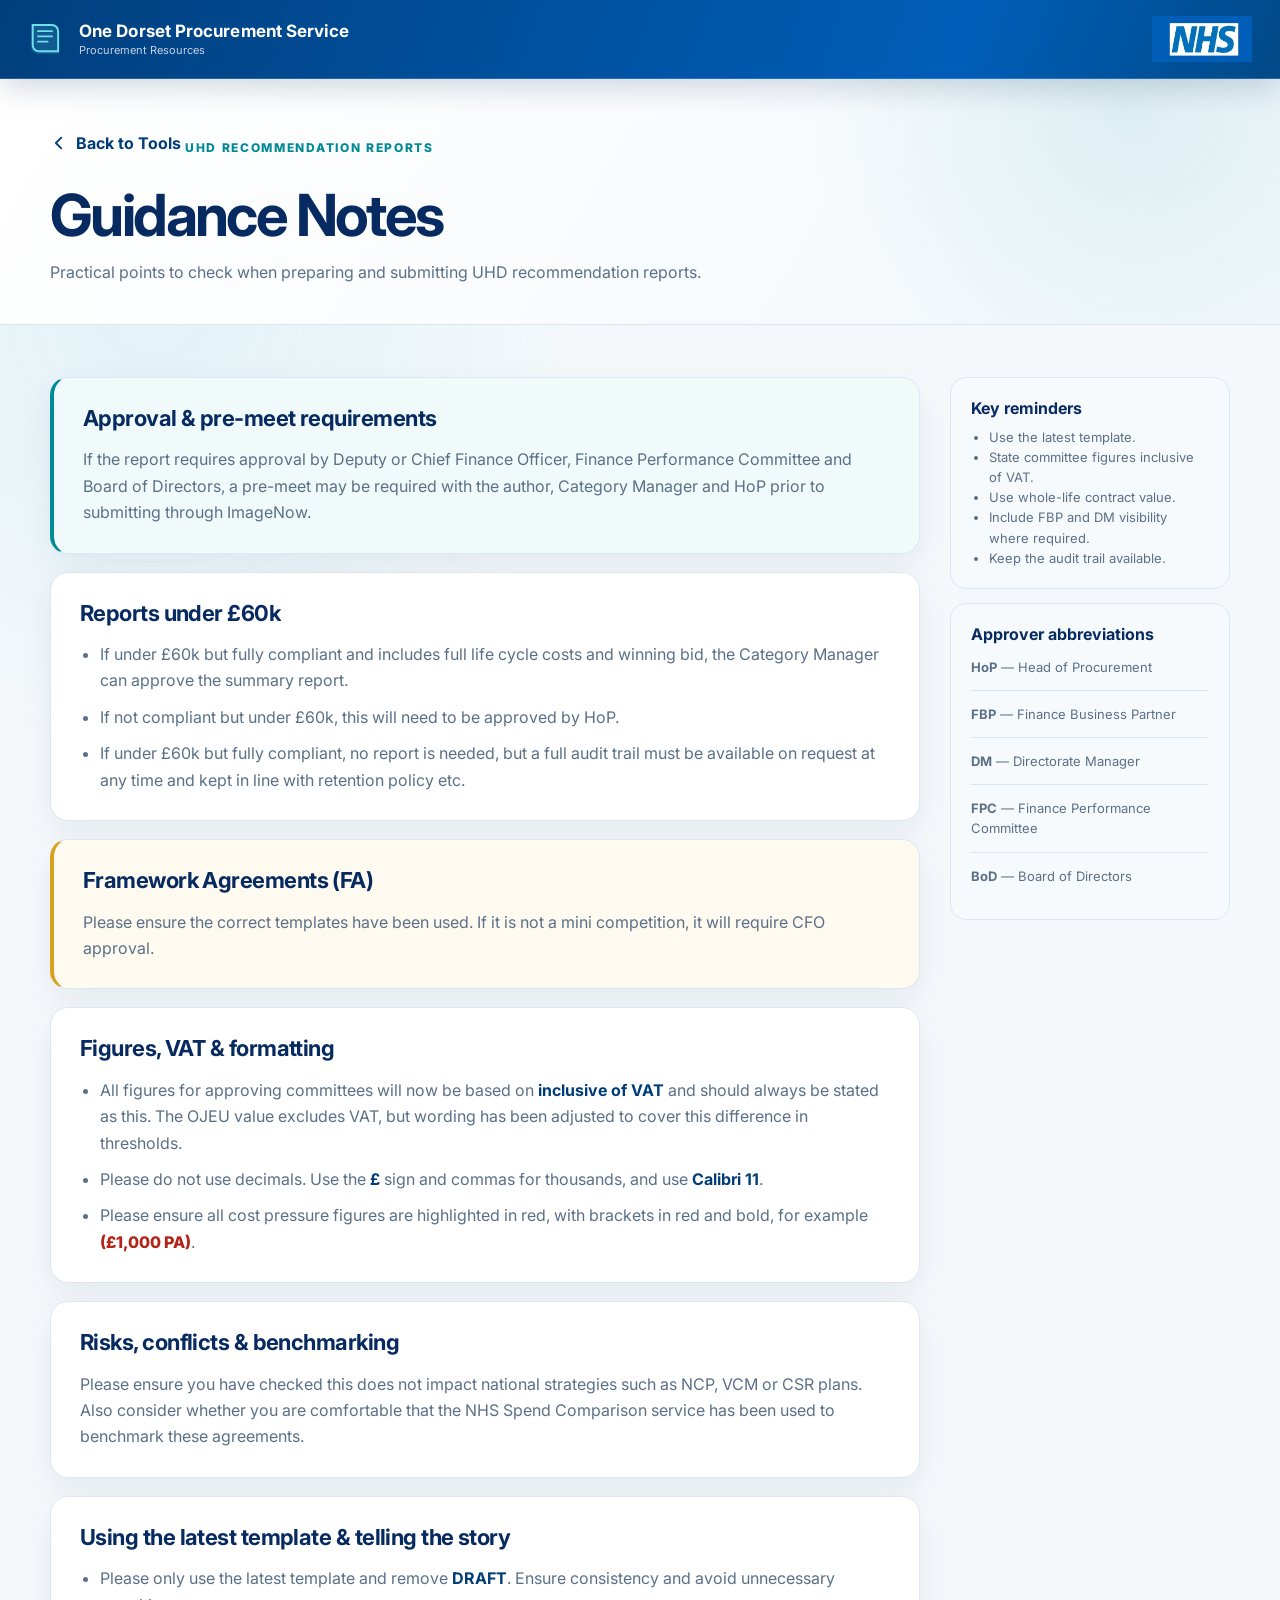
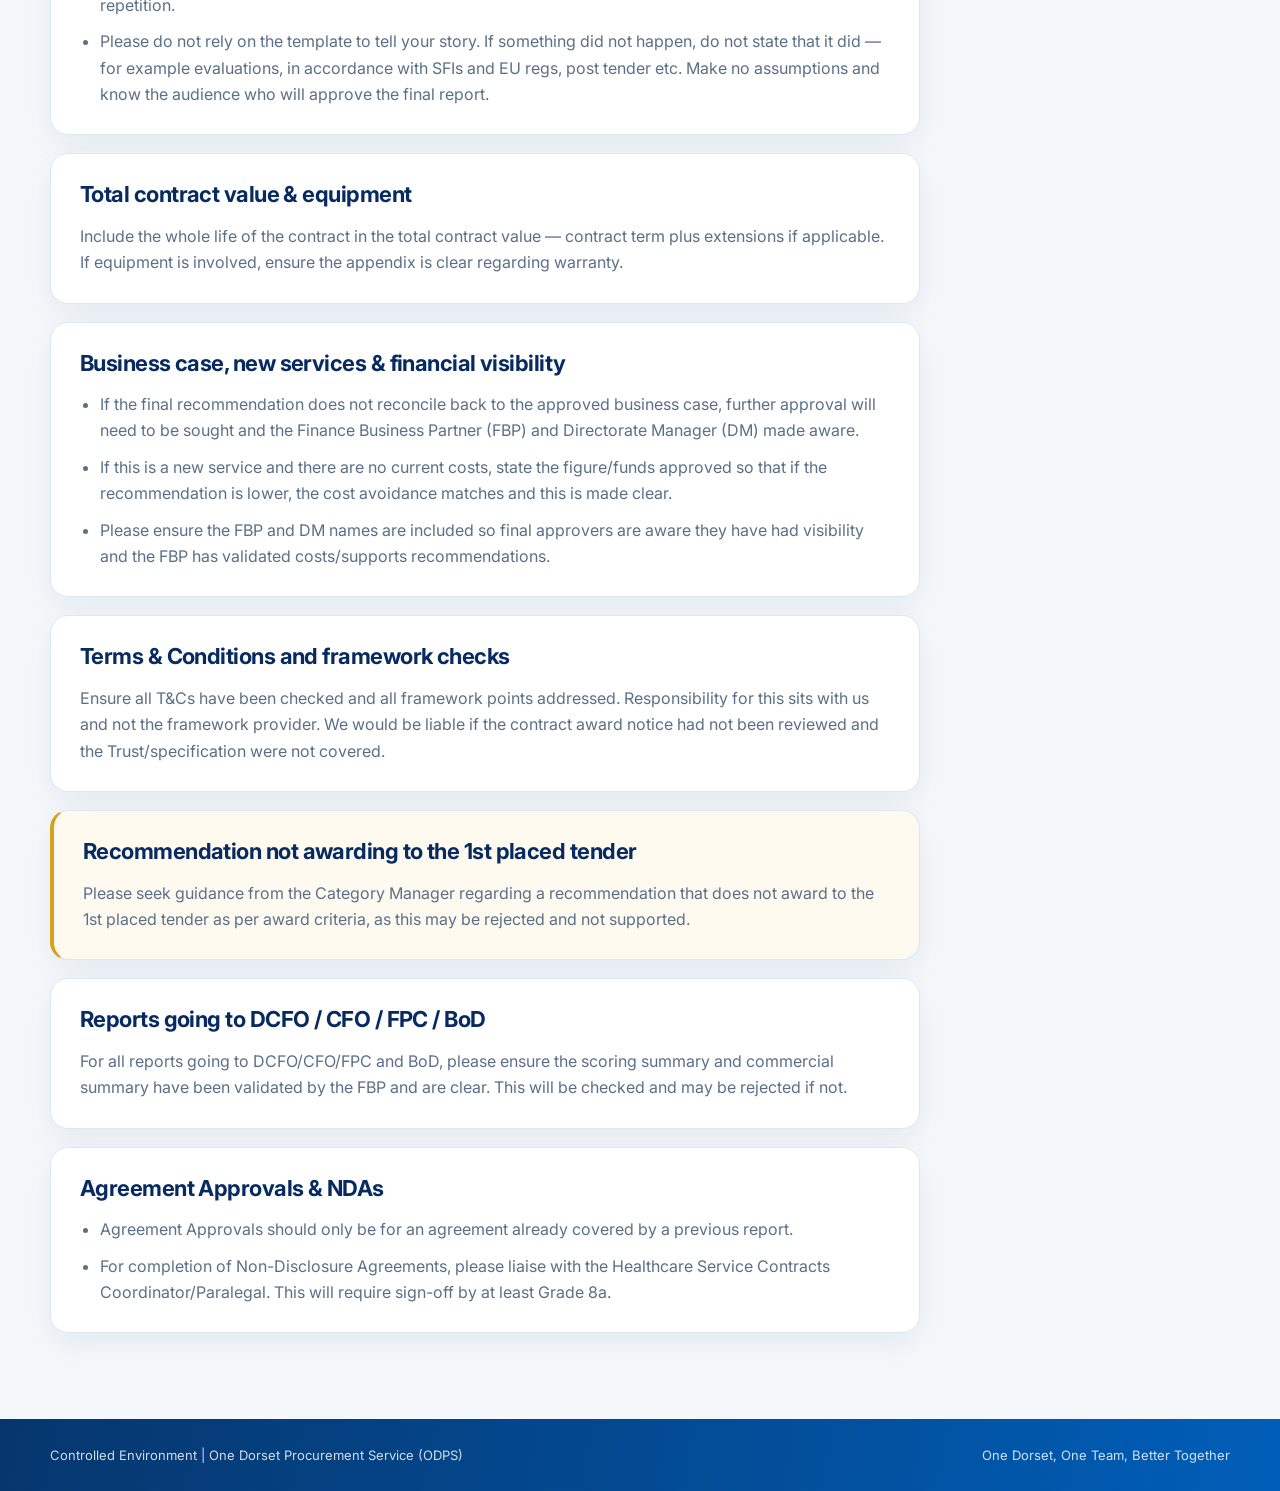
<file: tools/recommendation-reports/guidance-notes.html>
<!doctype html>
<html lang="en">
<head>
  <meta charset="utf-8" />
  <meta name="viewport" content="width=device-width, initial-scale=1" />
  <meta name="theme-color" content="#003d78" />
  <title>UHD Recommendation Reports – Guidance Notes | ODPS</title>
  <link rel="stylesheet" href="../../styles.css" />
  <style>
    .guidance-hero {
      padding: 54px 0 38px;
      background:
        radial-gradient(circle at 88% 10%, rgba(0,138,150,.10), transparent 20rem),
        linear-gradient(120deg, #fff, #f3f8fc);
      border-bottom: 1px solid var(--line);
    }

    .guidance-back {
      display: inline-flex;
      align-items: center;
      gap: 8px;
      margin-bottom: 24px;
      color: var(--deep-blue);
      text-decoration: none;
      font-weight: 700;
    }

    .guidance-back svg { width: 18px; height: 18px; }

    .guidance-hero h1 {
      margin: 9px 0 13px;
      max-width: 790px;
      color: var(--navy);
      font-size: clamp(36px, 5.8vw, 58px);
      line-height: 1.03;
      letter-spacing: -.045em;
    }

    .guidance-hero p {
      max-width: 760px;
      margin: 0;
      color: var(--muted);
      font-size: 16px;
      line-height: 1.7;
    }

    .guidance-main { padding: 52px 0 86px; }

    .guidance-layout {
      display: grid;
      grid-template-columns: minmax(0, 1fr) 280px;
      gap: 30px;
      align-items: start;
    }

    .guidance-content {
      display: grid;
      gap: 18px;
    }

    .guidance-card {
      padding: 27px 29px;
      border: 1px solid #dbe8f2;
      border-radius: 18px;
      background: #fff;
      box-shadow: 0 12px 32px rgba(10,58,102,.07);
    }

    .guidance-card h2 {
      margin: 0 0 14px;
      color: var(--navy);
      font-size: 22px;
      line-height: 1.25;
      letter-spacing: -.025em;
    }

    .guidance-card p {
      margin: 0;
      color: var(--muted);
      line-height: 1.65;
    }

    .guidance-card p + p { margin-top: 12px; }

    .guidance-list {
      margin: 0;
      padding-left: 20px;
      color: var(--muted);
      line-height: 1.65;
    }

    .guidance-list li + li { margin-top: 10px; }
    .guidance-card strong { color: var(--deep-blue); }

    .guidance-callout {
      border-left: 4px solid var(--teal);
      background: #f0fafa;
    }

    .guidance-warning {
      border-left: 4px solid #d5a11f;
      background: #fffaf0;
    }

    .guidance-cost {
      color: #b42318;
      font-weight: 800;
    }

    .guidance-side {
      position: sticky;
      top: 102px;
      display: grid;
      gap: 14px;
    }

    .side-card {
      padding: 20px;
      border: 1px solid #dbe8f2;
      border-radius: 16px;
      background: #f7fafc;
    }

    .side-card h3 {
      margin: 0 0 9px;
      color: var(--navy);
      font-size: 16px;
    }

    .side-card p,
    .side-card li {
      color: var(--muted);
      font-size: 13px;
      line-height: 1.55;
    }

    .side-card ul {
      margin: 8px 0 0;
      padding-left: 18px;
    }

    .mini-rule {
      margin: 13px 0;
      border: 0;
      border-top: 1px solid var(--line);
    }

    @media (max-width: 880px) {
      .guidance-layout { grid-template-columns: 1fr; }
      .guidance-side { position: static; order: -1; }
    }

    @media (max-width: 620px) {
      .guidance-hero { padding-top: 38px; }
      .guidance-card { padding: 22px; }
    }
  </style>
</head>
<body>
  <a class="skip-link" href="#main">Skip to content</a>

  <header class="site-header">
    <div class="header-inner">
      <a class="brand" href="../../index.html" aria-label="One Dorset Procurement Service home">
        <span class="brand-mark" aria-hidden="true">
          <svg viewBox="0 0 48 48">
            <path d="M8 7h24a8 8 0 0 1 8 8v26H16a8 8 0 0 1-8-8V7Z" fill="currentColor" opacity=".16"/>
            <path d="M10 8h22a7 7 0 0 1 7 7v23H17a7 7 0 0 1-7-7V8Z" fill="none" stroke="currentColor" stroke-width="2.2"/>
            <path d="M16 15h16M16 21h16M16 27h11" stroke="currentColor" stroke-width="2.2" stroke-linecap="round"/>
          </svg>
        </span>
        <span>
          <strong>One Dorset Procurement Service</strong>
          <small>Procurement Resources</small>
        </span>
      </a>
      <a class="nhs-logo-link" href="https://intranet.uhd.nhs.uk/" aria-label="Open UHD intranet">
        <img src="../../assets/nhs-logo.png" alt="NHS" />
      </a>
    </div>
  </header>

  <main id="main">
    <section class="guidance-hero">
      <div class="shell">
        <a class="guidance-back" href="../../tools.html">
          <svg viewBox="0 0 20 20" aria-hidden="true"><path d="m12.5 4-6 6 6 6" fill="none" stroke="currentColor" stroke-width="2" stroke-linecap="round" stroke-linejoin="round"/></svg>
          Back to Tools
        </a>
        <span class="eyebrow">UHD Recommendation Reports</span>
        <h1>Guidance Notes</h1>
        <p>Practical points to check when preparing and submitting UHD recommendation reports.</p>
      </div>
    </section>

    <section class="guidance-main">
      <div class="shell guidance-layout">
        <div class="guidance-content">
          <article class="guidance-card guidance-callout">
            <h2>Approval &amp; pre-meet requirements</h2>
            <p>If the report requires approval by Deputy or Chief Finance Officer, Finance Performance Committee and Board of Directors, a pre-meet may be required with the author, Category Manager and HoP prior to submitting through ImageNow.</p>
          </article>

          <article class="guidance-card">
            <h2>Reports under £60k</h2>
            <ul class="guidance-list">
              <li>If under £60k but fully compliant and includes full life cycle costs and winning bid, the Category Manager can approve the summary report.</li>
              <li>If not compliant but under £60k, this will need to be approved by HoP.</li>
              <li>If under £60k but fully compliant, no report is needed, but a full audit trail must be available on request at any time and kept in line with retention policy etc.</li>
            </ul>
          </article>

          <article class="guidance-card guidance-warning">
            <h2>Framework Agreements (FA)</h2>
            <p>Please ensure the correct templates have been used. If it is not a mini competition, it will require CFO approval.</p>
          </article>

          <article class="guidance-card">
            <h2>Figures, VAT &amp; formatting</h2>
            <ul class="guidance-list">
              <li>All figures for approving committees will now be based on <strong>inclusive of VAT</strong> and should always be stated as this. The OJEU value excludes VAT, but wording has been adjusted to cover this difference in thresholds.</li>
              <li>Please do not use decimals. Use the <strong>£</strong> sign and commas for thousands, and use <strong>Calibri 11</strong>.</li>
              <li>Please ensure all cost pressure figures are highlighted in red, with brackets in red and bold, for example <span class="guidance-cost">(£1,000 PA)</span>.</li>
            </ul>
          </article>

          <article class="guidance-card">
            <h2>Risks, conflicts &amp; benchmarking</h2>
            <p>Please ensure you have checked this does not impact national strategies such as NCP, VCM or CSR plans. Also consider whether you are comfortable that the NHS Spend Comparison service has been used to benchmark these agreements.</p>
          </article>

          <article class="guidance-card">
            <h2>Using the latest template &amp; telling the story</h2>
            <ul class="guidance-list">
              <li>Please only use the latest template and remove <strong>DRAFT</strong>. Ensure consistency and avoid unnecessary repetition.</li>
              <li>Please do not rely on the template to tell your story. If something did not happen, do not state that it did — for example evaluations, in accordance with SFIs and EU regs, post tender etc. Make no assumptions and know the audience who will approve the final report.</li>
            </ul>
          </article>

          <article class="guidance-card">
            <h2>Total contract value &amp; equipment</h2>
            <p>Include the whole life of the contract in the total contract value — contract term plus extensions if applicable. If equipment is involved, ensure the appendix is clear regarding warranty.</p>
          </article>

          <article class="guidance-card">
            <h2>Business case, new services &amp; financial visibility</h2>
            <ul class="guidance-list">
              <li>If the final recommendation does not reconcile back to the approved business case, further approval will need to be sought and the Finance Business Partner (FBP) and Directorate Manager (DM) made aware.</li>
              <li>If this is a new service and there are no current costs, state the figure/funds approved so that if the recommendation is lower, the cost avoidance matches and this is made clear.</li>
              <li>Please ensure the FBP and DM names are included so final approvers are aware they have had visibility and the FBP has validated costs/supports recommendations.</li>
            </ul>
          </article>

          <article class="guidance-card">
            <h2>Terms &amp; Conditions and framework checks</h2>
            <p>Ensure all T&amp;Cs have been checked and all framework points addressed. Responsibility for this sits with us and not the framework provider. We would be liable if the contract award notice had not been reviewed and the Trust/specification were not covered.</p>
          </article>

          <article class="guidance-card guidance-warning">
            <h2>Recommendation not awarding to the 1st placed tender</h2>
            <p>Please seek guidance from the Category Manager regarding a recommendation that does not award to the 1st placed tender as per award criteria, as this may be rejected and not supported.</p>
          </article>

          <article class="guidance-card">
            <h2>Reports going to DCFO / CFO / FPC / BoD</h2>
            <p>For all reports going to DCFO/CFO/FPC and BoD, please ensure the scoring summary and commercial summary have been validated by the FBP and are clear. This will be checked and may be rejected if not.</p>
          </article>

          <article class="guidance-card">
            <h2>Agreement Approvals &amp; NDAs</h2>
            <ul class="guidance-list">
              <li>Agreement Approvals should only be for an agreement already covered by a previous report.</li>
              <li>For completion of Non-Disclosure Agreements, please liaise with the Healthcare Service Contracts Coordinator/Paralegal. This will require sign-off by at least Grade 8a.</li>
            </ul>
          </article>
        </div>

        <aside class="guidance-side">
          <div class="side-card">
            <h3>Key reminders</h3>
            <ul>
              <li>Use the latest template.</li>
              <li>State committee figures inclusive of VAT.</li>
              <li>Use whole-life contract value.</li>
              <li>Include FBP and DM visibility where required.</li>
              <li>Keep the audit trail available.</li>
            </ul>
          </div>

          <div class="side-card">
            <h3>Approver abbreviations</h3>
            <p><strong>HoP</strong> — Head of Procurement</p>
            <hr class="mini-rule">
            <p><strong>FBP</strong> — Finance Business Partner</p>
            <hr class="mini-rule">
            <p><strong>DM</strong> — Directorate Manager</p>
            <hr class="mini-rule">
            <p><strong>FPC</strong> — Finance Performance Committee</p>
            <hr class="mini-rule">
            <p><strong>BoD</strong> — Board of Directors</p>
          </div>
        </aside>
      </div>
    </section>
  </main>

  <footer>
    <div class="shell footer-inner">
      <span>Controlled Environment | One Dorset Procurement Service (ODPS)</span>
      <span>One Dorset, One Team, Better Together</span>
    </div>
  </footer>
</body>
</html>
</file>
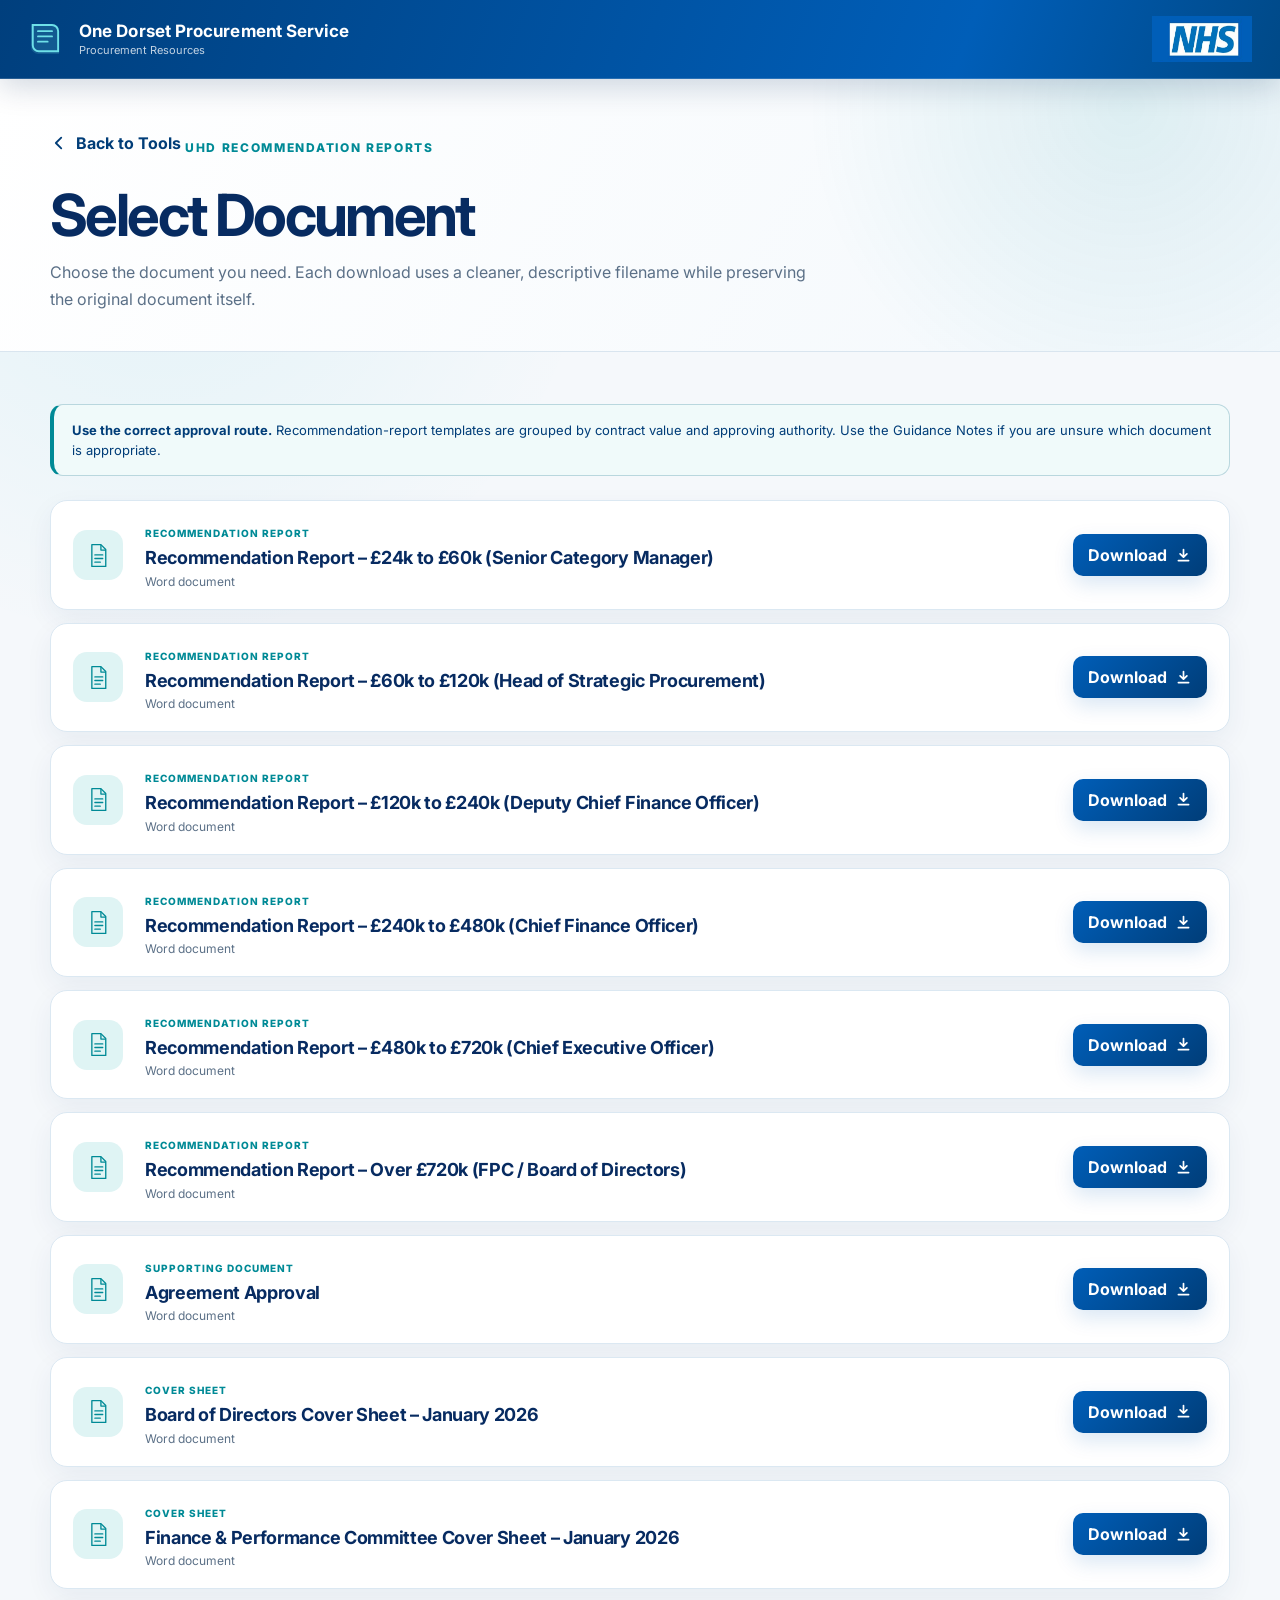
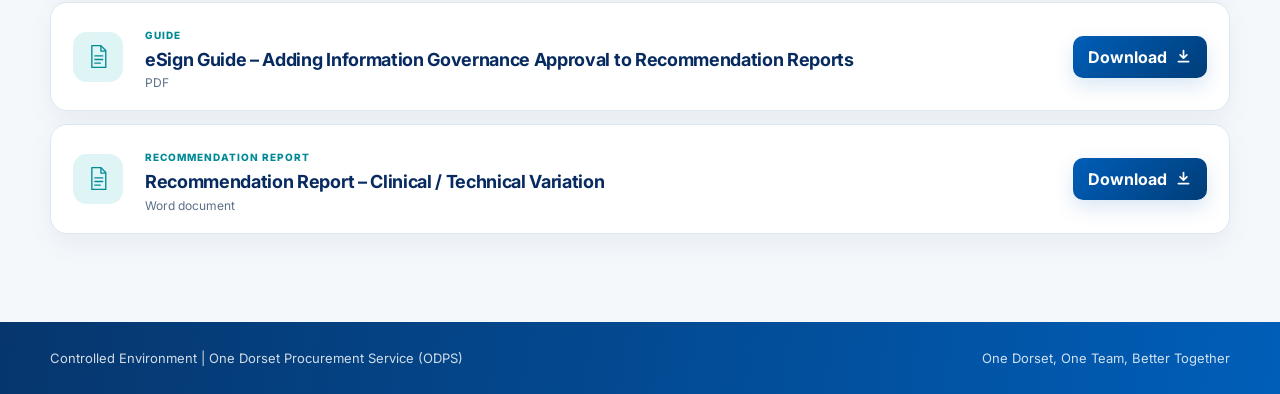
<file: tools/recommendation-reports/select-document.html>
<!doctype html>
<html lang="en">
<head>
  <meta charset="utf-8" />
  <meta name="viewport" content="width=device-width, initial-scale=1" />
  <meta name="theme-color" content="#003d78" />
  <title>UHD Recommendation Reports – Select Document | ODPS</title>
  <link rel="stylesheet" href="../../styles.css" />
  <style>
    .documents-hero {
      padding: 54px 0 38px;
      background:
        radial-gradient(circle at 88% 10%, rgba(0,138,150,.10), transparent 20rem),
        linear-gradient(120deg, #fff, #f3f8fc);
      border-bottom: 1px solid var(--line);
    }
    .documents-back {
      display: inline-flex; align-items: center; gap: 8px; margin-bottom: 24px;
      color: var(--deep-blue); text-decoration: none; font-weight: 700;
    }
    .documents-back svg { width: 18px; height: 18px; }
    .documents-hero h1 {
      margin: 9px 0 13px; color: var(--navy);
      font-size: clamp(36px, 5.8vw, 58px); line-height: 1.03; letter-spacing: -.045em;
    }
    .documents-hero p {
      max-width: 760px; margin: 0; color: var(--muted); font-size: 16px; line-height: 1.7;
    }
    .documents-main { padding: 52px 0 88px; }
    .documents-note {
      margin-bottom: 24px; padding: 15px 18px;
      border: 1px solid #b9d7de; border-left: 4px solid var(--teal);
      border-radius: 13px; background: #f0fafa; color: var(--deep-blue);
      font-size: 13px; line-height: 1.55;
    }
    .document-list { display: grid; gap: 13px; }
    .document-card {
      display: grid; grid-template-columns: 54px minmax(0, 1fr) auto;
      align-items: center; gap: 18px; padding: 20px 22px;
      border: 1px solid #dbe8f2; border-radius: 17px; background: #fff;
      box-shadow: 0 10px 28px rgba(10,58,102,.06);
    }
    .document-icon {
      width: 50px; height: 50px; display: grid; place-items: center;
      border-radius: 14px; background: var(--teal-soft); color: var(--teal);
    }
    .document-icon svg { width: 29px; height: 29px; }
    .document-category {
      color: var(--teal); font-size: 10px; font-weight: 800;
      letter-spacing: .1em; text-transform: uppercase;
    }
    .document-copy h2 {
      margin: 5px 0 4px; color: var(--navy); font-size: 18px;
      line-height: 1.3; letter-spacing: -.018em;
    }
    .document-copy p { margin: 0; color: var(--muted); font-size: 12px; }
    .download-document {
      min-width: 118px; padding: 11px 15px;
      display: inline-flex; align-items: center; justify-content: center; gap: 8px;
      border-radius: 10px;
      background: linear-gradient(135deg, var(--nhs-blue), var(--deep-blue));
      color: #fff; text-decoration: none; font-weight: 700;
      box-shadow: 0 8px 20px rgba(0,94,184,.15);
    }
    .download-document:hover { transform: translateY(-1px); }
    .download-document svg { width: 17px; height: 17px; }
    @media (max-width: 700px) {
      .document-card { grid-template-columns: 48px minmax(0, 1fr); }
      .download-document { grid-column: 1 / -1; width: 100%; }
      .document-icon { width: 46px; height: 46px; }
    }
  </style>
</head>
<body>
  <a class="skip-link" href="#main">Skip to content</a>
  <header class="site-header">
    <div class="header-inner">
      <a class="brand" href="../../index.html" aria-label="One Dorset Procurement Service home">
        <span class="brand-mark" aria-hidden="true">
          <svg viewBox="0 0 48 48">
            <path d="M8 7h24a8 8 0 0 1 8 8v26H16a8 8 0 0 1-8-8V7Z" fill="currentColor" opacity=".16"/>
            <path d="M10 8h22a7 7 0 0 1 7 7v23H17a7 7 0 0 1-7-7V8Z" fill="none" stroke="currentColor" stroke-width="2.2"/>
            <path d="M16 15h16M16 21h16M16 27h11" stroke="currentColor" stroke-width="2.2" stroke-linecap="round"/>
          </svg>
        </span>
        <span>
          <strong>One Dorset Procurement Service</strong>
          <small>Procurement Resources</small>
        </span>
      </a>
      <a class="nhs-logo-link" href="https://intranet.uhd.nhs.uk/" aria-label="Open UHD intranet">
        <img src="../../assets/nhs-logo.png" alt="NHS" />
      </a>
    </div>
  </header>

  <main id="main">
    <section class="documents-hero">
      <div class="shell">
        <a class="documents-back" href="../../tools.html">
          <svg viewBox="0 0 20 20" aria-hidden="true"><path d="m12.5 4-6 6 6 6" fill="none" stroke="currentColor" stroke-width="2" stroke-linecap="round" stroke-linejoin="round"/></svg>
          Back to Tools
        </a>
        <span class="eyebrow">UHD Recommendation Reports</span>
        <h1>Select Document</h1>
        <p>Choose the document you need. Each download uses a cleaner, descriptive filename while preserving the original document itself.</p>
      </div>
    </section>

    <section class="documents-main">
      <div class="shell">
        <div class="documents-note">
          <strong>Use the correct approval route.</strong> Recommendation-report templates are grouped by contract value and approving authority. Use the Guidance Notes if you are unsure which document is appropriate.
        </div>
        <div class="document-list">

          <article class="document-card">
            <div class="document-icon" aria-hidden="true">
              <svg viewBox="0 0 48 48">
                <path d="M13 6h15l8 8v28H13z" fill="none" stroke="currentColor" stroke-width="2.2" stroke-linejoin="round"/>
                <path d="M28 6v9h8" fill="none" stroke="currentColor" stroke-width="2.2" stroke-linejoin="round"/>
                <path d="M18 23h13M18 29h13M18 35h9" fill="none" stroke="currentColor" stroke-width="2.2" stroke-linecap="round"/>
              </svg>
            </div>
            <div class="document-copy">
              <span class="document-category">Recommendation report</span>
              <h2>Recommendation Report – £24k to £60k (Senior Category Manager)</h2>
              <p>Word document</p>
            </div>
            <a class="download-document" href="../../assets/downloads/recommendation-reports/Recommendation_Report_24k_to_60k_Senior_Category_Manager_v7.docx" download="Recommendation_Report_24k_to_60k_Senior_Category_Manager_v7.docx">
              Download
              <svg viewBox="0 0 20 20" aria-hidden="true">
                <path d="M10 3v9m0 0 4-4m-4 4-4-4M4 16h12" fill="none" stroke="currentColor" stroke-width="2" stroke-linecap="round" stroke-linejoin="round"/>
              </svg>
            </a>
          </article>
          <article class="document-card">
            <div class="document-icon" aria-hidden="true">
              <svg viewBox="0 0 48 48">
                <path d="M13 6h15l8 8v28H13z" fill="none" stroke="currentColor" stroke-width="2.2" stroke-linejoin="round"/>
                <path d="M28 6v9h8" fill="none" stroke="currentColor" stroke-width="2.2" stroke-linejoin="round"/>
                <path d="M18 23h13M18 29h13M18 35h9" fill="none" stroke="currentColor" stroke-width="2.2" stroke-linecap="round"/>
              </svg>
            </div>
            <div class="document-copy">
              <span class="document-category">Recommendation report</span>
              <h2>Recommendation Report – £60k to £120k (Head of Strategic Procurement)</h2>
              <p>Word document</p>
            </div>
            <a class="download-document" href="../../assets/downloads/recommendation-reports/Recommendation_Report_60k_to_120k_Head_of_Strategic_Procurement_v7.docx" download="Recommendation_Report_60k_to_120k_Head_of_Strategic_Procurement_v7.docx">
              Download
              <svg viewBox="0 0 20 20" aria-hidden="true">
                <path d="M10 3v9m0 0 4-4m-4 4-4-4M4 16h12" fill="none" stroke="currentColor" stroke-width="2" stroke-linecap="round" stroke-linejoin="round"/>
              </svg>
            </a>
          </article>
          <article class="document-card">
            <div class="document-icon" aria-hidden="true">
              <svg viewBox="0 0 48 48">
                <path d="M13 6h15l8 8v28H13z" fill="none" stroke="currentColor" stroke-width="2.2" stroke-linejoin="round"/>
                <path d="M28 6v9h8" fill="none" stroke="currentColor" stroke-width="2.2" stroke-linejoin="round"/>
                <path d="M18 23h13M18 29h13M18 35h9" fill="none" stroke="currentColor" stroke-width="2.2" stroke-linecap="round"/>
              </svg>
            </div>
            <div class="document-copy">
              <span class="document-category">Recommendation report</span>
              <h2>Recommendation Report – £120k to £240k (Deputy Chief Finance Officer)</h2>
              <p>Word document</p>
            </div>
            <a class="download-document" href="../../assets/downloads/recommendation-reports/Recommendation_Report_120k_to_240k_Deputy_Chief_Finance_Officer_v7.docx" download="Recommendation_Report_120k_to_240k_Deputy_Chief_Finance_Officer_v7.docx">
              Download
              <svg viewBox="0 0 20 20" aria-hidden="true">
                <path d="M10 3v9m0 0 4-4m-4 4-4-4M4 16h12" fill="none" stroke="currentColor" stroke-width="2" stroke-linecap="round" stroke-linejoin="round"/>
              </svg>
            </a>
          </article>
          <article class="document-card">
            <div class="document-icon" aria-hidden="true">
              <svg viewBox="0 0 48 48">
                <path d="M13 6h15l8 8v28H13z" fill="none" stroke="currentColor" stroke-width="2.2" stroke-linejoin="round"/>
                <path d="M28 6v9h8" fill="none" stroke="currentColor" stroke-width="2.2" stroke-linejoin="round"/>
                <path d="M18 23h13M18 29h13M18 35h9" fill="none" stroke="currentColor" stroke-width="2.2" stroke-linecap="round"/>
              </svg>
            </div>
            <div class="document-copy">
              <span class="document-category">Recommendation report</span>
              <h2>Recommendation Report – £240k to £480k (Chief Finance Officer)</h2>
              <p>Word document</p>
            </div>
            <a class="download-document" href="../../assets/downloads/recommendation-reports/Recommendation_Report_240k_to_480k_Chief_Finance_Officer_v7.docx" download="Recommendation_Report_240k_to_480k_Chief_Finance_Officer_v7.docx">
              Download
              <svg viewBox="0 0 20 20" aria-hidden="true">
                <path d="M10 3v9m0 0 4-4m-4 4-4-4M4 16h12" fill="none" stroke="currentColor" stroke-width="2" stroke-linecap="round" stroke-linejoin="round"/>
              </svg>
            </a>
          </article>
          <article class="document-card">
            <div class="document-icon" aria-hidden="true">
              <svg viewBox="0 0 48 48">
                <path d="M13 6h15l8 8v28H13z" fill="none" stroke="currentColor" stroke-width="2.2" stroke-linejoin="round"/>
                <path d="M28 6v9h8" fill="none" stroke="currentColor" stroke-width="2.2" stroke-linejoin="round"/>
                <path d="M18 23h13M18 29h13M18 35h9" fill="none" stroke="currentColor" stroke-width="2.2" stroke-linecap="round"/>
              </svg>
            </div>
            <div class="document-copy">
              <span class="document-category">Recommendation report</span>
              <h2>Recommendation Report – £480k to £720k (Chief Executive Officer)</h2>
              <p>Word document</p>
            </div>
            <a class="download-document" href="../../assets/downloads/recommendation-reports/Recommendation_Report_480k_to_720k_Chief_Executive_Officer_v7.docx" download="Recommendation_Report_480k_to_720k_Chief_Executive_Officer_v7.docx">
              Download
              <svg viewBox="0 0 20 20" aria-hidden="true">
                <path d="M10 3v9m0 0 4-4m-4 4-4-4M4 16h12" fill="none" stroke="currentColor" stroke-width="2" stroke-linecap="round" stroke-linejoin="round"/>
              </svg>
            </a>
          </article>
          <article class="document-card">
            <div class="document-icon" aria-hidden="true">
              <svg viewBox="0 0 48 48">
                <path d="M13 6h15l8 8v28H13z" fill="none" stroke="currentColor" stroke-width="2.2" stroke-linejoin="round"/>
                <path d="M28 6v9h8" fill="none" stroke="currentColor" stroke-width="2.2" stroke-linejoin="round"/>
                <path d="M18 23h13M18 29h13M18 35h9" fill="none" stroke="currentColor" stroke-width="2.2" stroke-linecap="round"/>
              </svg>
            </div>
            <div class="document-copy">
              <span class="document-category">Recommendation report</span>
              <h2>Recommendation Report – Over £720k (FPC / Board of Directors)</h2>
              <p>Word document</p>
            </div>
            <a class="download-document" href="../../assets/downloads/recommendation-reports/Recommendation_Report_Over_720k_FPC_Board_v7.docx" download="Recommendation_Report_Over_720k_FPC_Board_v7.docx">
              Download
              <svg viewBox="0 0 20 20" aria-hidden="true">
                <path d="M10 3v9m0 0 4-4m-4 4-4-4M4 16h12" fill="none" stroke="currentColor" stroke-width="2" stroke-linecap="round" stroke-linejoin="round"/>
              </svg>
            </a>
          </article>
          <article class="document-card">
            <div class="document-icon" aria-hidden="true">
              <svg viewBox="0 0 48 48">
                <path d="M13 6h15l8 8v28H13z" fill="none" stroke="currentColor" stroke-width="2.2" stroke-linejoin="round"/>
                <path d="M28 6v9h8" fill="none" stroke="currentColor" stroke-width="2.2" stroke-linejoin="round"/>
                <path d="M18 23h13M18 29h13M18 35h9" fill="none" stroke="currentColor" stroke-width="2.2" stroke-linecap="round"/>
              </svg>
            </div>
            <div class="document-copy">
              <span class="document-category">Supporting document</span>
              <h2>Agreement Approval</h2>
              <p>Word document</p>
            </div>
            <a class="download-document" href="../../assets/downloads/recommendation-reports/Agreement_Approval.docx" download="Agreement_Approval.docx">
              Download
              <svg viewBox="0 0 20 20" aria-hidden="true">
                <path d="M10 3v9m0 0 4-4m-4 4-4-4M4 16h12" fill="none" stroke="currentColor" stroke-width="2" stroke-linecap="round" stroke-linejoin="round"/>
              </svg>
            </a>
          </article>
          <article class="document-card">
            <div class="document-icon" aria-hidden="true">
              <svg viewBox="0 0 48 48">
                <path d="M13 6h15l8 8v28H13z" fill="none" stroke="currentColor" stroke-width="2.2" stroke-linejoin="round"/>
                <path d="M28 6v9h8" fill="none" stroke="currentColor" stroke-width="2.2" stroke-linejoin="round"/>
                <path d="M18 23h13M18 29h13M18 35h9" fill="none" stroke="currentColor" stroke-width="2.2" stroke-linecap="round"/>
              </svg>
            </div>
            <div class="document-copy">
              <span class="document-category">Cover sheet</span>
              <h2>Board of Directors Cover Sheet – January 2026</h2>
              <p>Word document</p>
            </div>
            <a class="download-document" href="../../assets/downloads/recommendation-reports/Board_of_Directors_Cover_Sheet_January_2026.docx" download="Board_of_Directors_Cover_Sheet_January_2026.docx">
              Download
              <svg viewBox="0 0 20 20" aria-hidden="true">
                <path d="M10 3v9m0 0 4-4m-4 4-4-4M4 16h12" fill="none" stroke="currentColor" stroke-width="2" stroke-linecap="round" stroke-linejoin="round"/>
              </svg>
            </a>
          </article>
          <article class="document-card">
            <div class="document-icon" aria-hidden="true">
              <svg viewBox="0 0 48 48">
                <path d="M13 6h15l8 8v28H13z" fill="none" stroke="currentColor" stroke-width="2.2" stroke-linejoin="round"/>
                <path d="M28 6v9h8" fill="none" stroke="currentColor" stroke-width="2.2" stroke-linejoin="round"/>
                <path d="M18 23h13M18 29h13M18 35h9" fill="none" stroke="currentColor" stroke-width="2.2" stroke-linecap="round"/>
              </svg>
            </div>
            <div class="document-copy">
              <span class="document-category">Cover sheet</span>
              <h2>Finance & Performance Committee Cover Sheet – January 2026</h2>
              <p>Word document</p>
            </div>
            <a class="download-document" href="../../assets/downloads/recommendation-reports/Finance_Performance_Committee_Cover_Sheet_January_2026.docx" download="Finance_Performance_Committee_Cover_Sheet_January_2026.docx">
              Download
              <svg viewBox="0 0 20 20" aria-hidden="true">
                <path d="M10 3v9m0 0 4-4m-4 4-4-4M4 16h12" fill="none" stroke="currentColor" stroke-width="2" stroke-linecap="round" stroke-linejoin="round"/>
              </svg>
            </a>
          </article>
          <article class="document-card">
            <div class="document-icon" aria-hidden="true">
              <svg viewBox="0 0 48 48">
                <path d="M13 6h15l8 8v28H13z" fill="none" stroke="currentColor" stroke-width="2.2" stroke-linejoin="round"/>
                <path d="M28 6v9h8" fill="none" stroke="currentColor" stroke-width="2.2" stroke-linejoin="round"/>
                <path d="M18 23h13M18 29h13M18 35h9" fill="none" stroke="currentColor" stroke-width="2.2" stroke-linecap="round"/>
              </svg>
            </div>
            <div class="document-copy">
              <span class="document-category">Guide</span>
              <h2>eSign Guide – Adding Information Governance Approval to Recommendation Reports</h2>
              <p>PDF</p>
            </div>
            <a class="download-document" href="../../assets/downloads/recommendation-reports/eSign_Guide_Adding_IG_Approval_to_Recommendation_Reports.pdf" download="eSign_Guide_Adding_IG_Approval_to_Recommendation_Reports.pdf">
              Download
              <svg viewBox="0 0 20 20" aria-hidden="true">
                <path d="M10 3v9m0 0 4-4m-4 4-4-4M4 16h12" fill="none" stroke="currentColor" stroke-width="2" stroke-linecap="round" stroke-linejoin="round"/>
              </svg>
            </a>
          </article>
          <article class="document-card">
            <div class="document-icon" aria-hidden="true">
              <svg viewBox="0 0 48 48">
                <path d="M13 6h15l8 8v28H13z" fill="none" stroke="currentColor" stroke-width="2.2" stroke-linejoin="round"/>
                <path d="M28 6v9h8" fill="none" stroke="currentColor" stroke-width="2.2" stroke-linejoin="round"/>
                <path d="M18 23h13M18 29h13M18 35h9" fill="none" stroke="currentColor" stroke-width="2.2" stroke-linecap="round"/>
              </svg>
            </div>
            <div class="document-copy">
              <span class="document-category">Recommendation report</span>
              <h2>Recommendation Report – Clinical / Technical Variation</h2>
              <p>Word document</p>
            </div>
            <a class="download-document" href="../../assets/downloads/recommendation-reports/Recommendation_Report_Clinical_Technical_Variation.doc" download="Recommendation_Report_Clinical_Technical_Variation.doc">
              Download
              <svg viewBox="0 0 20 20" aria-hidden="true">
                <path d="M10 3v9m0 0 4-4m-4 4-4-4M4 16h12" fill="none" stroke="currentColor" stroke-width="2" stroke-linecap="round" stroke-linejoin="round"/>
              </svg>
            </a>
          </article>
        </div>
      </div>
    </section>
  </main>

  <footer>
    <div class="shell footer-inner">
      <span>Controlled Environment | One Dorset Procurement Service (ODPS)</span>
      <span>One Dorset, One Team, Better Together</span>
    </div>
  </footer>
</body>
</html>
</file>
<file: styles.css>
@import url('https://fonts.googleapis.com/css2?family=Inter:wght@400;500;600;700;800&display=swap');

:root {
  --nhs-blue: #005eb8;
  --deep-blue: #003d78;
  --navy: #072b61;
  --ink: #102a43;
  --muted: #5b7087;
  --teal: #008a96;
  --teal-soft: #dff4f4;
  --sky: #e9f3fb;
  --paper: #ffffff;
  --off-white: #f5f8fb;
  --line: #d9e5ef;
  --green: #4c9f38;
  --shadow: 0 24px 70px rgba(0, 50, 100, .16);
  --radius: 24px;
}

* { box-sizing: border-box; }

html {
  scroll-behavior: smooth;
  background: var(--off-white);
}

body {
  margin: 0;
  color: var(--ink);
  background:
    radial-gradient(circle at 12% 10%, rgba(0, 174, 199, .08), transparent 28rem),
    var(--off-white);
  font-family: Inter, Arial, Helvetica, sans-serif;
  -webkit-font-smoothing: antialiased;
}

button, a { font: inherit; }
button { cursor: pointer; }

img { max-width: 100%; display: block; }

.skip-link {
  position: fixed;
  top: 10px;
  left: 10px;
  z-index: 100;
  padding: 10px 14px;
  border-radius: 10px;
  background: #fff;
  color: var(--navy);
  transform: translateY(-160%);
}
.skip-link:focus { transform: translateY(0); }

.shell {
  width: min(1180px, calc(100% - 48px));
  margin: 0 auto;
}

.site-header {
  position: sticky;
  top: 0;
  z-index: 30;
  color: white;
  background: linear-gradient(110deg, #003f7d 0%, #005eb8 75%, #004987 100%);
  border-bottom: 1px solid rgba(255,255,255,.16);
  box-shadow: 0 8px 30px rgba(0, 38, 82, .18);
}

.header-inner {
  width: min(1280px, calc(100% - 48px));
  min-height: 78px;
  margin: 0 auto;
  display: flex;
  align-items: center;
  justify-content: space-between;
}

.brand {
  color: white;
  display: inline-flex;
  align-items: center;
  gap: 13px;
  text-decoration: none;
}

.brand-mark {
  width: 42px;
  height: 42px;
  display: grid;
  place-items: center;
  color: #6ee0e8;
}
.brand-mark svg { width: 100%; height: 100%; }

.brand strong {
  display: block;
  font-size: 19px;
  letter-spacing: .02em;
}
.brand small {
  display: block;
  margin-top: 2px;
  font-size: 12px;
  color: rgba(255,255,255,.76);
}

.nhs-badge {
  background: #fff;
  color: var(--nhs-blue);
  padding: 4px 9px 3px;
  font-size: 27px;
  font-weight: 800;
  letter-spacing: -2px;
  font-style: italic;
  line-height: 1;
  transform: skew(-1deg);
}

.hero {
  position: relative;
  overflow: hidden;
  background:
    linear-gradient(120deg, rgba(255,255,255,.96), rgba(243,249,253,.96));
  border-bottom: 1px solid var(--line);
}

.hero::after {
  content: "";
  position: absolute;
  right: -120px;
  bottom: -180px;
  width: 480px;
  height: 480px;
  border-radius: 50%;
  border: 1px solid rgba(0, 94, 184, .10);
  box-shadow:
    0 0 0 55px rgba(0, 94, 184, .025),
    0 0 0 110px rgba(0, 138, 150, .022);
}

.hero-grid {
  min-height: 590px;
  display: grid;
  grid-template-columns: 1.15fr .85fr;
  align-items: center;
  gap: 80px;
  padding-top: 72px;
  padding-bottom: 72px;
  position: relative;
  z-index: 2;
}

.eyebrow {
  display: inline-block;
  color: var(--teal);
  font-size: 12px;
  font-weight: 800;
  letter-spacing: .14em;
  text-transform: uppercase;
}

.hero h1 {
  margin: 16px 0 20px;
  color: var(--navy);
  font-size: clamp(46px, 6vw, 76px);
  line-height: .98;
  letter-spacing: -.055em;
}
.hero h1 span { color: var(--nhs-blue); }

.hero-lead {
  max-width: 670px;
  margin: 0 0 32px;
  color: var(--muted);
  font-size: 18px;
  line-height: 1.7;
}

.primary-cta,
.primary-button,
.secondary-button,
.text-button,
.icon-button {
  border: 0;
  text-decoration: none;
  display: inline-flex;
  align-items: center;
  justify-content: center;
}

.reader-tools {
  justify-self: end;
  display: flex;
  align-items: center;
  gap: 9px;
}

.reader-download {
  min-height: 40px;
  padding: 0 13px;
  display: inline-flex;
  align-items: center;
  justify-content: center;
  gap: 7px;
  border: 1px solid #cbd9e3;
  border-radius: 10px;
  background: #fff;
  color: var(--deep-blue);
  text-decoration: none;
  font-size: 13px;
  font-weight: 700;
  transition: background .18s ease, border-color .18s ease, transform .18s ease;
}
.reader-download[hidden] { display: none; }
.reader-download:hover {
  transform: translateY(-1px);
  background: #f4f9fc;
  border-color: #9fbdd0;
}
.reader-download:focus-visible {
  outline: 3px solid rgba(0, 94, 184, .24);
  outline-offset: 2px;
}
.reader-download svg { width: 17px; height: 17px; }

.primary-cta,
.primary-button {
  gap: 9px;
  padding: 14px 20px;
  border-radius: 12px;
  background: linear-gradient(135deg, var(--nhs-blue), #003f7d);
  color: #fff;
  font-weight: 700;
  box-shadow: 0 12px 28px rgba(0, 94, 184, .22);
  transition: transform .18s ease, box-shadow .18s ease;
}

.primary-cta:hover,
.primary-button:hover {
  transform: translateY(-2px);
  box-shadow: 0 16px 34px rgba(0, 94, 184, .28);
}
.primary-cta svg, .primary-button svg, .secondary-button svg, .text-button svg {
  width: 18px;
  height: 18px;
}

.hero-card {
  min-height: 420px;
  display: grid;
  place-items: center;
  perspective: 1400px;
}

.mini-book {
  width: min(390px, 90%);
  aspect-ratio: .76;
  position: relative;
  transform: rotateY(-8deg) rotateX(3deg) rotateZ(1deg);
  transform-style: preserve-3d;
}

.mini-page {
  position: absolute;
  inset: 0;
  border-radius: 4px 16px 16px 4px;
  background: #fff;
  border: 1px solid #dfeaf3;
  box-shadow: var(--shadow);
}

.mini-page-back {
  transform: translate(16px, 10px);
  background: #ecf4fa;
}

.mini-page-front {
  overflow: hidden;
  padding: 44px 38px;
}

.mini-page-front::before {
  content: "";
  position: absolute;
  top: 0; left: 0; right: 0;
  height: 18px;
  background: linear-gradient(90deg, var(--deep-blue), var(--nhs-blue));
}

.mini-topline {
  width: 92px;
  height: 7px;
  margin-bottom: 44px;
  background: var(--teal);
  border-radius: 999px;
}

.mini-number {
  color: rgba(0,94,184,.15);
  font-size: 78px;
  line-height: 1;
  font-weight: 800;
  letter-spacing: -.08em;
}

.mini-title {
  margin-top: -10px;
  color: var(--navy);
  font-size: 24px;
  line-height: 1.2;
  font-weight: 800;
}

.mini-lines {
  margin: 36px 0;
  display: grid;
  gap: 12px;
}
.mini-lines span {
  height: 8px;
  border-radius: 999px;
  background: #e7eef5;
}
.mini-lines span:nth-child(1){ width: 92%; }
.mini-lines span:nth-child(2){ width: 76%; }
.mini-lines span:nth-child(3){ width: 84%; }

.mini-button {
  position: absolute;
  left: 38px; right: 38px; bottom: 38px;
  padding: 14px 18px;
  border-radius: 10px;
  background: var(--nhs-blue);
  color: white;
  text-align: center;
  font-weight: 700;
}

.hero-glow {
  position: absolute;
  border-radius: 999px;
  filter: blur(1px);
  pointer-events: none;
}
.hero-glow-one {
  width: 300px; height: 300px;
  left: -110px; top: 80px;
  background: rgba(0, 138, 150, .07);
}
.hero-glow-two {
  width: 200px; height: 200px;
  left: 44%; bottom: -100px;
  background: rgba(0, 94, 184, .06);
}


.hero-quick-links {
  margin-top: 28px;
}

.hero-quick-label {
  display: block;
  margin-bottom: 10px;
  color: #6e8294;
  font-size: 11px;
  font-weight: 800;
  letter-spacing: .12em;
  text-transform: uppercase;
}

.hero-quick-row {
  display: flex;
  align-items: center;
  flex-wrap: wrap;
  gap: 12px;
}

.hero-quick-link {
  width: 148px;
  min-height: 54px;
  display: grid;
  place-items: center;
  padding: 7px 10px;
  overflow: hidden;
  border: 1px solid #d7e2eb;
  border-radius: 12px;
  background: rgba(255,255,255,.9);
  box-shadow: 0 8px 22px rgba(10, 58, 102, .08);
  transition: transform .18s ease, box-shadow .18s ease, border-color .18s ease;
}

.hero-quick-link:hover {
  transform: translateY(-2px);
  border-color: #b8cedd;
  box-shadow: 0 12px 26px rgba(10, 58, 102, .12);
}

.hero-quick-link:focus-visible {
  outline: 3px solid rgba(0, 94, 184, .28);
  outline-offset: 3px;
}

.hero-quick-link img {
  width: 100%;
  max-height: 44px;
  object-fit: contain;
  display: block;
}

@media (max-width: 680px) {
  .hero-quick-links {
    margin-top: 24px;
  }

  .hero-quick-row {
    gap: 10px;
  }

  .hero-quick-link {
    width: min(46vw, 142px);
    min-height: 50px;
  }

  .hero-quick-link img {
    max-height: 40px;
  }
}

.guide-section { padding: 88px 0 100px; }

.section-heading {
  display: flex;
  align-items: end;
  justify-content: space-between;
  gap: 60px;
  margin-bottom: 34px;
}

.section-heading h2 {
  margin: 7px 0 0;
  font-size: clamp(32px, 4vw, 48px);
  color: var(--navy);
  letter-spacing: -.04em;
}

.section-heading p {
  max-width: 520px;
  margin: 0;
  color: var(--muted);
  line-height: 1.6;
}

.guide-grid {
  display: grid;
  grid-template-columns: repeat(12, 1fr);
  gap: 24px;
}

.guide-card {
  grid-column: span 6;
  min-height: 390px;
  display: grid;
  grid-template-columns: 1.1fr .9fr;
  overflow: hidden;
  border: 1px solid #dbe8f2;
  border-radius: var(--radius);
  background: #fff;
  box-shadow: 0 18px 50px rgba(10, 58, 102, .09);
  transition: transform .2s ease, box-shadow .2s ease;
}

.guide-card:hover {
  transform: translateY(-4px);
  box-shadow: 0 24px 58px rgba(10, 58, 102, .13);
}

.guide-card-content {
  padding: 38px;
  display: flex;
  flex-direction: column;
}

.guide-kicker {
  display: flex;
  align-items: center;
  gap: 9px;
  color: var(--teal);
  font-size: 12px;
  font-weight: 800;
  letter-spacing: .1em;
  text-transform: uppercase;
}

.guide-kicker::before {
  content: "";
  width: 26px;
  height: 3px;
  border-radius: 999px;
  background: currentColor;
}

.guide-card h3 {
  margin: 17px 0 14px;
  color: var(--navy);
  font-size: 31px;
  line-height: 1.15;
  letter-spacing: -.035em;
}

.guide-card p {
  margin: 0;
  color: var(--muted);
  line-height: 1.65;
}

.guide-card-meta {
  margin-top: 22px;
  display: flex;
  gap: 16px;
  color: #5d7186;
  font-size: 13px;
}

.guide-card-actions {
  margin-top: auto;
  padding-top: 28px;
  display: flex;
  flex-wrap: wrap;
  align-items: center;
  gap: 10px;
}

.guide-card-actions .primary-button,
.guide-card-actions .secondary-button {
  margin: 0;
}

.guide-download-button {
  padding: 13px 16px;
}

.guide-cover {
  position: relative;
  overflow: hidden;
  min-height: 340px;
  background:
    radial-gradient(circle at 76% 20%, rgba(94, 217, 226, .45), transparent 25%),
    linear-gradient(155deg, #0066ba 0%, #034784 55%, #062d61 100%);
}

.guide-cover::before,
.guide-cover::after {
  content: "";
  position: absolute;
  border-radius: 50%;
  border: 1px solid rgba(255,255,255,.14);
}
.guide-cover::before { width: 310px; height: 310px; right: -115px; top: -110px; }
.guide-cover::after { width: 230px; height: 230px; right: -65px; top: -65px; }

.cover-badge {
  position: absolute;
  top: 28px;
  left: 28px;
  padding: 8px 11px;
  border-radius: 9px;
  background: rgba(255,255,255,.95);
  color: var(--nhs-blue);
  font-weight: 800;
  font-style: italic;
}

.cover-book {
  position: absolute;
  width: 58%;
  aspect-ratio: .74;
  right: 16%;
  bottom: -10%;
  border-radius: 3px 15px 15px 3px;
  background: #fff;
  box-shadow: 0 28px 50px rgba(0,0,0,.30);
  transform: rotate(-4deg);
}

.cover-book::before {
  content: "";
  position: absolute;
  top: 0; left: 0; right: 0;
  height: 14px;
  background: var(--teal);
}

.cover-book-lines {
  padding: 46px 24px 24px;
}

.cover-book-lines strong {
  display: block;
  color: var(--navy);
  font-size: 21px;
  line-height: 1.2;
}

.cover-book-lines i {
  display: block;
  width: 72%;
  height: 6px;
  margin: 22px 0 0;
  border-radius: 999px;
  background: #ddeaf3;
}
.cover-book-lines i + i { margin-top: 9px; width: 86%; }
.cover-book-lines i + i + i { width: 62%; }

.coming-soon {
  grid-column: span 6;
  min-height: 390px;
  display: grid;
  place-items: center;
  text-align: center;
  padding: 40px;
  border: 1px dashed #c9dbe8;
  border-radius: var(--radius);
  background: rgba(255,255,255,.48);
}

.coming-soon-icon {
  width: 60px;
  height: 60px;
  margin: 0 auto 18px;
  display: grid;
  place-items: center;
  border-radius: 18px;
  background: var(--teal-soft);
  color: var(--teal);
  font-size: 28px;
}
.coming-soon h3 { color: var(--navy); margin: 0 0 9px; }
.coming-soon p { margin: 0; color: var(--muted); line-height: 1.6; }

.principles {
  padding: 20px 0 90px;
}
.principles-grid {
  display: grid;
  grid-template-columns: repeat(3, 1fr);
  gap: 22px;
}
.principles article {
  padding: 26px 28px;
  border-top: 3px solid #d8eaf2;
}
.principle-icon {
  width: 34px; height: 34px;
  display: grid; place-items: center;
  border-radius: 50%;
  background: #e9f6f6;
  color: var(--teal);
  font-weight: 800;
}
.principles h3 { margin: 16px 0 9px; color: var(--navy); }
.principles p { margin: 0; color: var(--muted); line-height: 1.6; font-size: 14px; }

footer {
  padding: 28px 0;
  color: rgba(255,255,255,.82);
  background: linear-gradient(100deg, #06366d, #005eb8);
}
.footer-inner {
  display: flex;
  justify-content: space-between;
  gap: 24px;
  font-size: 13px;
}

/* Reader */
.reader {
  position: fixed;
  inset: 0;
  z-index: 60;
  color: var(--ink);
  background:
    radial-gradient(circle at 50% -10%, rgba(0,94,184,.11), transparent 34rem),
    #eef4f8;
  overflow: auto;
}

.reader[hidden] { display: none; }

.reader-topbar {
  height: 72px;
  position: sticky;
  top: 0;
  z-index: 10;
  display: grid;
  grid-template-columns: 1fr auto 1fr;
  align-items: center;
  padding: 0 24px;
  background: rgba(255,255,255,.94);
  backdrop-filter: blur(14px);
  border-bottom: 1px solid #dbe5ed;
}

.text-button {
  justify-self: start;
  gap: 8px;
  padding: 9px 12px;
  background: transparent;
  color: var(--deep-blue);
  font-weight: 700;
  border-radius: 9px;
}
.text-button:hover { background: #edf4f8; }

.reader-brand {
  text-align: center;
}
.reader-brand strong {
  display: block;
  color: var(--navy);
  font-size: 15px;
}
.reader-brand span {
  display: block;
  margin-top: 2px;
  color: var(--muted);
  font-size: 12px;
}

.icon-button {
  width: 40px;
  height: 40px;
  justify-self: end;
  border-radius: 10px;
  background: #eff5f8;
  color: var(--deep-blue);
}
.icon-button svg { width: 20px; height: 20px; }

.zoom-controls {
  min-height: 40px;
  display: inline-flex;
  align-items: center;
  overflow: hidden;
  border: 1px solid #cbd9e3;
  border-radius: 10px;
  background: #fff;
}

.zoom-button,
.zoom-value {
  height: 38px;
  border: 0;
  background: transparent;
  color: var(--deep-blue);
}

.zoom-button {
  width: 38px;
  display: grid;
  place-items: center;
}
.zoom-button svg { width: 18px; height: 18px; }

.zoom-value {
  min-width: 58px;
  padding: 0 8px;
  border-left: 1px solid #e0e8ee;
  border-right: 1px solid #e0e8ee;
  font-size: 12px;
  font-weight: 800;
}
.zoom-button:hover:not(:disabled),
.zoom-value:hover { background: #f2f7fa; }
.zoom-button:disabled { opacity: .35; cursor: default; }
.zoom-button:focus-visible,
.zoom-value:focus-visible {
  outline: 3px solid rgba(0, 94, 184, .24);
  outline-offset: -3px;
}

.fullscreen-button {
  min-height: 40px;
  padding: 0 12px;
  display: inline-flex;
  align-items: center;
  justify-content: center;
  gap: 7px;
  border: 0;
  border-radius: 10px;
  background: #eff5f8;
  color: var(--deep-blue);
  font-size: 13px;
  font-weight: 700;
}
.fullscreen-button:hover { background: #e4eef4; }
.fullscreen-button:focus-visible {
  outline: 3px solid rgba(0, 94, 184, .24);
  outline-offset: 2px;
}
.fullscreen-button svg { width: 19px; height: 19px; }

.reader-stage {
  width: min(1480px, calc(100% - 44px));
  margin: 0 auto;
  padding: 34px 0 42px;
  display: grid;
  grid-template-columns: minmax(180px, .6fr) minmax(500px, 820px) minmax(220px, .75fr);
  gap: 32px;
  align-items: start;
}

.step-rail,
.reader-meta {
  position: sticky;
  top: 106px;
}

.step-rail {
  max-height: calc(100vh - 132px);
  overflow-y: auto;
  overscroll-behavior: contain;
  padding-right: 8px;
  scrollbar-width: thin;
}

.step-rail-title {
  margin-bottom: 14px;
  color: #7a8b9a;
  font-size: 11px;
  font-weight: 800;
  letter-spacing: .12em;
  text-transform: uppercase;
}
.step-rail ol {
  list-style: none;
  margin: 0;
  padding: 0;
}
.step-item {
  position: relative;
  min-height: 66px;
  padding: 10px 6px 10px 45px;
  color: #6e8294;
}
.step-item::before {
  content: attr(data-step);
  position: absolute;
  left: 0; top: 8px;
  width: 28px; height: 28px;
  display: grid; place-items: center;
  border-radius: 50%;
  border: 1px solid #bfd0dc;
  background: #eef4f8;
  font-size: 11px;
  font-weight: 800;
}
.step-item:not(:last-child)::after {
  content: "";
  position: absolute;
  left: 13px;
  top: 40px;
  bottom: -8px;
  width: 1px;
  background: #cbd9e3;
}
.step-item strong {
  display: block;
  font-size: 13px;
  line-height: 1.35;
}
.step-item.active { color: var(--navy); }
.step-item.active::before {
  border-color: var(--teal);
  background: var(--teal);
  color: white;
  box-shadow: 0 0 0 5px rgba(0,138,150,.10);
}
.step-item.done::before {
  content: "✓";
  border-color: #79b96a;
  background: #79b96a;
  color: white;
}

.book-wrap {
  min-width: 0;
  padding: 0 4px 8px;
}

.book-viewport {
  width: min(100%, 790px);
  margin: 0 auto;
  overflow: visible;
  scrollbar-width: thin;
  overscroll-behavior: contain;
}

.book-viewport.is-pannable {
  max-height: calc(100vh - 190px);
  overflow: auto;
  cursor: grab;
  touch-action: none;
  border-radius: 8px;
}

.book-viewport.is-panning {
  cursor: grabbing;
  user-select: none;
}

.book-viewport.is-pannable .page-turner,
.book-viewport.is-pannable #guide-page {
  cursor: inherit;
  user-select: none;
  -webkit-user-drag: none;
}

.book-viewport::-webkit-scrollbar {
  width: 10px;
  height: 10px;
}
.book-viewport::-webkit-scrollbar-thumb {
  background: #bfd0dc;
  border-radius: 999px;
  border: 2px solid #eef4f8;
}

.reader:fullscreen {
  background: #eaf1f6;
}
.reader:fullscreen .reader-stage {
  width: min(1760px, calc(100% - 40px));
  grid-template-columns: minmax(180px, .55fr) minmax(560px, 980px) minmax(220px, .7fr);
}
.reader:fullscreen .book-viewport {
  width: min(100%, 920px);
}
.reader:fullscreen .book-shell {
  width: min(100%, 920px);
}
.reader:fullscreen .reader-actions,
.reader:fullscreen .step-resource-link {
  width: min(100%, 920px);
}

.book-shell {
  position: relative;
  width: min(100%, 790px);
  margin: 0 auto;
  aspect-ratio: 1055 / 1491;
  perspective: 1800px;
}

.page-stack,
.page-turner {
  position: absolute;
  inset: 0;
  border-radius: 4px 15px 15px 4px;
  transform-origin: left center;
}

.page-stack {
  background: #fff;
  border: 1px solid #d5e0e8;
}
.page-stack-3 { transform: translate(15px, 11px); opacity: .48; }
.page-stack-2 { transform: translate(10px, 7px); opacity: .7; }
.page-stack-1 { transform: translate(5px, 3px); opacity: .9; }

.page-turner {
  overflow: hidden;
  background: white;
  box-shadow: 0 20px 60px rgba(12, 50, 82, .18);
  border: 1px solid #cfdce6;
  backface-visibility: hidden;
}
.page-turner::after {
  content: "";
  position: absolute;
  inset: 0 auto 0 0;
  width: 18px;
  background: linear-gradient(90deg, rgba(0,39,78,.11), transparent);
  pointer-events: none;
}
.page-turner img {
  width: 100%;
  height: 100%;
  object-fit: contain;
  background: #fff;
}

.page-turner.turn-next {
  animation: pageTurnNext .52s cubic-bezier(.55,.05,.35,1);
}
.page-turner.turn-prev {
  animation: pageTurnPrev .52s cubic-bezier(.55,.05,.35,1);
}

@keyframes pageTurnNext {
  0% { transform: rotateY(0deg); filter: brightness(1); }
  46% { transform: rotateY(-12deg) translateX(-1.4%); filter: brightness(.92); }
  52% { opacity: .15; }
  53% { transform: rotateY(10deg) translateX(1%); opacity: .15; }
  100% { transform: rotateY(0deg); opacity: 1; filter: brightness(1); }
}
@keyframes pageTurnPrev {
  0% { transform: rotateY(0deg); filter: brightness(1); }
  46% { transform: rotateY(12deg) translateX(1.4%); filter: brightness(.92); }
  52% { opacity: .15; }
  53% { transform: rotateY(-10deg) translateX(-1%); opacity: .15; }
  100% { transform: rotateY(0deg); opacity: 1; filter: brightness(1); }
}

.reader-actions {
  width: min(100%, 790px);
  margin: 24px auto 0;
  display: grid;
  grid-template-columns: 1fr auto 1fr;
  align-items: center;
  gap: 12px;
}

.secondary-button {
  justify-self: start;
  gap: 8px;
  padding: 13px 18px;
  border: 1px solid #cbd9e3;
  border-radius: 11px;
  background: #fff;
  color: var(--deep-blue);
  font-weight: 700;
}
.secondary-button:disabled {
  opacity: .42;
  cursor: default;
}
.reader-actions .primary-button { justify-self: end; }

.mobile-progress {
  width: 80px;
  height: 5px;
  border-radius: 999px;
  background: #d7e3eb;
  overflow: hidden;
  position: relative;
}
.mobile-progress::after {
  content: "";
  position: absolute;
  inset: 0;
  transform-origin: left center;
  transform: scaleX(var(--progress, .33));
  background: var(--teal);
  transition: transform .25s ease;
}

.reader-meta {
  padding: 26px;
  border: 1px solid #dbe7ef;
  border-radius: 18px;
  background: rgba(255,255,255,.74);
}
.reader-meta h2 {
  margin: 8px 0 12px;
  color: var(--navy);
  font-size: 24px;
  letter-spacing: -.025em;
}
.reader-meta > p {
  margin: 0;
  color: var(--muted);
  font-size: 14px;
  line-height: 1.65;
}

.reader-guide-link {
  display: block;
  margin-top: 22px;
  padding-top: 20px;
  border-top: 1px solid #dbe7ef;
  border-radius: 12px;
  text-decoration: none;
  transition: transform .18s ease, opacity .18s ease;
}

.reader-guide-link[hidden] {
  display: none;
}

.reader-guide-link:hover {
  transform: translateY(-2px);
}

.reader-guide-link:focus-visible {
  outline: 3px solid rgba(0, 94, 184, .35);
  outline-offset: 4px;
}

.reader-guide-link img {
  width: 100%;
  height: auto;
  display: block;
  border-radius: 10px;
  border: 1px solid #d7e1e8;
  background: #fff;
}

.sr-only {
  position: absolute !important;
  width: 1px !important;
  height: 1px !important;
  padding: 0 !important;
  margin: -1px !important;
  overflow: hidden !important;
  clip: rect(0, 0, 0, 0) !important;
  white-space: nowrap !important;
  border: 0 !important;
}

.reader-tip {
  display: flex;
  gap: 12px;
  align-items: flex-start;
  margin-top: 22px;
  padding-top: 20px;
  border-top: 1px solid #dbe7ef;
  color: #6d8090;
}
.reader-tip span {
  width: 32px; height: 32px;
  flex: 0 0 32px;
  display: grid; place-items: center;
  border-radius: 8px;
  background: #eaf3f7;
}
.reader-tip p { margin: 0; font-size: 12px; line-height: 1.5; }

body.reader-open { overflow: hidden; }

@media (max-width: 1120px) {
  .reader-stage {
    grid-template-columns: 150px minmax(480px, 720px);
  }
  .reader-meta { display: none; }
}

@media (max-width: 900px) {
  .reader-download,
  .fullscreen-button { width: 40px; min-width: 40px; padding: 0; }
  .reader-download span,
  .fullscreen-button span { display: none; }

  .hero-grid {
    grid-template-columns: 1fr;
    min-height: auto;
    gap: 30px;
    padding-top: 60px;
  }
  .hero-card { min-height: 360px; }
  .mini-book { width: 300px; }
  .guide-card { grid-column: span 12; }
  .coming-soon { grid-column: span 12; min-height: 250px; }
  .principles-grid { grid-template-columns: 1fr; }
  .reader-stage {
    width: min(900px, calc(100% - 28px));
    grid-template-columns: 1fr;
    padding-top: 22px;
  }
  .step-rail { display: none; }
  .book-shell { width: min(100%, 690px); }
}

@media (max-width: 680px) {
  .shell, .header-inner { width: min(100% - 28px, 1180px); }
  .header-inner { min-height: 66px; }
  .brand small { display: none; }
  .nhs-badge { font-size: 24px; }

  .hero-grid { padding-top: 48px; padding-bottom: 56px; }
  .hero h1 { font-size: clamp(40px, 13vw, 58px); }
  .hero-lead { font-size: 16px; }
  .hero-card { display: none; }

  .guide-section { padding: 62px 0 70px; }
  .section-heading {
    display: block;
    margin-bottom: 24px;
  }
  .section-heading p { margin-top: 15px; }
  .guide-card {
    display: flex;
    flex-direction: column-reverse;
    min-height: 0;
  }
  .guide-cover { min-height: 260px; }
  .guide-card-content { padding: 28px; }
  .guide-card h3 { font-size: 27px; }
  .guide-card button { margin-top: 26px; }
  .principles { padding-bottom: 60px; }
  .footer-inner { display: grid; }

  .reader-topbar {
    height: 64px;
    padding: 0 12px;
    grid-template-columns: auto 1fr;
    gap: 8px;
  }
  .reader-brand { display: none; }
  .reader-download { width: 40px; padding: 0; }
  .reader-download span { display: none; }
  .reader-tools { gap: 5px; }
  .zoom-controls { min-height: 38px; }
  .zoom-button { width: 34px; height: 36px; }
  .zoom-value { min-width: 48px; height: 36px; padding: 0 5px; font-size: 11px; }
  .fullscreen-button { width: 40px; min-width: 40px; height: 40px; padding: 0; }
  .fullscreen-button span { display: none; }
  .text-button { font-size: 0; width: 40px; height: 40px; padding: 0; }
  .text-button svg { width: 22px; height: 22px; }

  .reader-stage { width: calc(100% - 18px); padding: 16px 0 24px; }
  .book-shell {
    width: 100%;
    aspect-ratio: 1055 / 1491;
  }
  .page-stack-3 { transform: translate(6px, 5px); }
  .page-stack-2 { transform: translate(4px, 3px); }
  .page-stack-1 { transform: translate(2px, 1px); }

  .reader-actions {
    margin-top: 16px;
    grid-template-columns: auto 1fr auto;
  }
  .secondary-button, .primary-button {
    min-width: 48px;
    min-height: 46px;
    padding: 12px;
  }
  .secondary-button { font-size: 0; }
  .secondary-button svg { width: 20px; height: 20px; }
  .primary-button span { font-size: 14px; }
  .mobile-progress { justify-self: center; width: min(110px, 100%); }
}

@media (prefers-reduced-motion: reduce) {
  *, *::before, *::after {
    scroll-behavior: auto !important;
    animation-duration: .01ms !important;
    animation-iteration-count: 1 !important;
    transition-duration: .01ms !important;
  }
}

/* Contextual quick link shown only on guide steps that provide an external resource. */
.step-resource-link {
  width: min(100%, 790px);
  margin: 0 auto 16px;
  min-height: 68px;
  display: grid;
  grid-template-columns: auto 1fr auto;
  align-items: center;
  gap: 14px;
  padding: 13px 16px;
  border: 1px solid #b9dfe2;
  border-radius: 14px;
  background: linear-gradient(110deg, rgba(230, 248, 249, .96), rgba(255, 255, 255, .98));
  color: var(--navy);
  text-decoration: none;
  box-shadow: 0 10px 28px rgba(0, 74, 105, .07);
  transition: transform .18s ease, border-color .18s ease, box-shadow .18s ease;
}
.step-resource-link[hidden] { display: none; }
.step-resource-link:hover {
  transform: translateY(-2px);
  border-color: #78c9cf;
  box-shadow: 0 14px 32px rgba(0, 74, 105, .11);
}
.step-resource-link:focus-visible {
  outline: 3px solid rgba(0, 94, 184, .28);
  outline-offset: 3px;
}
.step-resource-icon {
  width: 42px;
  height: 42px;
  display: grid;
  place-items: center;
  border-radius: 12px;
  background: var(--teal);
  color: white;
}
.step-resource-icon svg { width: 21px; height: 21px; }
.step-resource-link small {
  display: block;
  margin-bottom: 3px;
  color: var(--teal);
  font-size: 10px;
  font-weight: 800;
  letter-spacing: .1em;
  text-transform: uppercase;
}
.step-resource-link strong {
  display: block;
  font-size: 14px;
  line-height: 1.35;
}
.step-resource-arrow {
  color: var(--nhs-blue);
  font-size: 20px;
  font-weight: 700;
}

@media (max-width: 680px) {
  .step-resource-link {
    margin: 0 auto 12px;
    padding: 11px 13px;
    min-height: 62px;
  }
  .step-resource-icon {
    width: 38px;
    height: 38px;
  }
  .step-resource-link strong { font-size: 13px; }
}


/* Slightly larger presentation for the landscape Interim SFI guide */
.reader.wide-guide .reader-stage {
  width: min(1620px, calc(100% - 36px));
  grid-template-columns: minmax(160px, .5fr) minmax(600px, 960px) minmax(210px, .65fr);
  gap: 28px;
}

.reader.wide-guide .book-viewport,
.reader.wide-guide .book-shell,
.reader.wide-guide .reader-actions,
.reader.wide-guide .step-resource-link {
  width: min(100%, 900px);
}

.reader:fullscreen.wide-guide .reader-stage {
  width: min(1840px, calc(100% - 36px));
  grid-template-columns: minmax(160px, .45fr) minmax(700px, 1120px) minmax(210px, .6fr);
}

.reader:fullscreen.wide-guide .book-viewport,
.reader:fullscreen.wide-guide .book-shell,
.reader:fullscreen.wide-guide .reader-actions,
.reader:fullscreen.wide-guide .step-resource-link {
  width: min(100%, 1060px);
}

@media (max-width: 1120px) {
  .reader.wide-guide .reader-stage {
    width: min(1080px, calc(100% - 28px));
    grid-template-columns: 140px minmax(520px, 1fr);
  }
}

@media (max-width: 900px) {
  .reader.wide-guide .reader-stage {
    width: min(900px, calc(100% - 28px));
    grid-template-columns: 1fr;
  }

  .reader.wide-guide .book-viewport,
  .reader.wide-guide .book-shell,
  .reader.wide-guide .reader-actions,
  .reader.wide-guide .step-resource-link {
    width: 100%;
  }
}


/* ============================================================
   Guide-only fullscreen
   ============================================================ */
.fullscreen-float-tools {
  display: none;
}

.book-wrap:fullscreen {
  position: relative;
  width: 100vw;
  height: 100vh;
  margin: 0;
  padding: 0;
  overflow: hidden;
  background: #0b1624;
}

.book-wrap:fullscreen .step-resource-link {
  display: none !important;
}

.book-wrap:fullscreen .book-viewport {
  position: absolute;
  inset: 0;
  width: 100vw !important;
  height: 100vh;
  max-width: none !important;
  max-height: none !important;
  margin: 0;
  overflow: hidden;
  display: grid;
  place-items: center;
  border-radius: 0;
}

.book-wrap:fullscreen .book-viewport.is-pannable {
  max-height: none !important;
  overflow: auto;
  cursor: grab;
}

.book-wrap:fullscreen .book-viewport.is-panning {
  cursor: grabbing;
}

.book-wrap:fullscreen .book-shell {
  width: 100vw;
  height: 100vh;
  max-width: none;
  margin: 0;
  aspect-ratio: auto !important;
}

.book-wrap:fullscreen .page-stack {
  display: none;
}

.book-wrap:fullscreen .page-turner {
  inset: 0;
  border: 0;
  border-radius: 0;
  box-shadow: none;
  background: #0b1624;
}

.book-wrap:fullscreen .page-turner::after {
  display: none;
}

.book-wrap:fullscreen #guide-page {
  width: 100%;
  height: 100%;
  object-fit: contain;
  background: #0b1624;
}

/* The normal below-page controls become floating left/right buttons. */
.book-wrap:fullscreen .reader-actions {
  position: absolute;
  inset: 0;
  z-index: 40;
  width: 100%;
  height: 100%;
  margin: 0;
  display: block;
  pointer-events: none;
}

.book-wrap:fullscreen #prev-button,
.book-wrap:fullscreen #next-button {
  position: absolute;
  top: 50%;
  width: 58px;
  height: 58px;
  min-width: 58px;
  min-height: 58px;
  padding: 0;
  border: 1px solid rgba(255,255,255,.34);
  border-radius: 999px;
  background: rgba(3, 42, 78, .82);
  color: #fff;
  box-shadow: 0 10px 30px rgba(0,0,0,.28);
  backdrop-filter: blur(8px);
  pointer-events: auto;
  transform: translateY(-50%);
}

.book-wrap:fullscreen #prev-button {
  left: 22px;
  font-size: 0;
}

.book-wrap:fullscreen #next-button {
  right: 22px;
}

.book-wrap:fullscreen #next-button span {
  display: none;
}

.book-wrap:fullscreen #prev-button svg,
.book-wrap:fullscreen #next-button svg {
  width: 25px;
  height: 25px;
  margin: 0;
}

.book-wrap:fullscreen #prev-button:hover,
.book-wrap:fullscreen #next-button:hover {
  transform: translateY(-50%) scale(1.06);
  background: rgba(0, 94, 184, .94);
}

.book-wrap:fullscreen #prev-button:disabled {
  opacity: .28;
}

.book-wrap:fullscreen .mobile-progress {
  position: absolute;
  left: 50%;
  bottom: 20px;
  width: 130px;
  height: 6px;
  transform: translateX(-50%);
  background: rgba(255,255,255,.28);
  pointer-events: none;
}

/* Small floating toolbar for page position, zoom and exit. */
.book-wrap:fullscreen .fullscreen-float-tools {
  position: absolute;
  top: 16px;
  right: 16px;
  z-index: 60;
  display: flex;
  align-items: center;
  gap: 5px;
  padding: 6px;
  border: 1px solid rgba(255,255,255,.24);
  border-radius: 14px;
  background: rgba(4, 25, 45, .78);
  box-shadow: 0 10px 30px rgba(0,0,0,.22);
  backdrop-filter: blur(10px);
  color: #fff;
}

.fullscreen-page-counter {
  padding: 0 8px;
  white-space: nowrap;
  font-size: 12px;
  font-weight: 700;
  color: rgba(255,255,255,.86);
}

.fullscreen-tool-button,
.fullscreen-zoom-value {
  border: 0;
  background: transparent;
  color: #fff;
}

.fullscreen-tool-button {
  width: 36px;
  height: 36px;
  display: grid;
  place-items: center;
  border-radius: 9px;
}

.fullscreen-tool-button svg {
  width: 20px;
  height: 20px;
}

.fullscreen-zoom-value {
  min-width: 54px;
  height: 36px;
  padding: 0 7px;
  border-radius: 9px;
  font-size: 12px;
  font-weight: 800;
}

.fullscreen-tool-button:hover,
.fullscreen-zoom-value:hover {
  background: rgba(255,255,255,.13);
}

.fullscreen-tool-button:disabled {
  opacity: .35;
  cursor: default;
}

.fullscreen-exit {
  margin-left: 2px;
  border-left: 1px solid rgba(255,255,255,.18);
  border-radius: 0 9px 9px 0;
}

@media (max-width: 680px) {
  .book-wrap:fullscreen #prev-button,
  .book-wrap:fullscreen #next-button {
    width: 48px;
    height: 48px;
    min-width: 48px;
    min-height: 48px;
  }

  .book-wrap:fullscreen #prev-button { left: 10px; }
  .book-wrap:fullscreen #next-button { right: 10px; }

  .book-wrap:fullscreen .fullscreen-float-tools {
    top: 9px;
    right: 9px;
  }

  .fullscreen-page-counter {
    display: none;
  }
}


/* ============================================================
   Compact expandable guide library tiles
   ============================================================ */
.guide-grid {
  align-items: start;
}

.guide-card {
  position: relative;
  min-height: 0;
  display: block;
  overflow: hidden;
  transform: none;
  transition:
    box-shadow .22s ease,
    border-color .22s ease,
    transform .22s ease;
}

.guide-card:hover {
  transform: none;
}

.guide-card-summary {
  width: 100%;
  min-height: 104px;
  margin: 0;
  padding: 24px 64px 24px 28px;
  display: flex;
  align-items: center;
  text-align: left;
  border: 0;
  background:
    linear-gradient(135deg, rgba(255,255,255,.99), rgba(245,249,252,.98));
  color: var(--navy);
  cursor: pointer;
}

.guide-card-summary:hover {
  background:
    linear-gradient(135deg, #fff, #eef6fb);
}

.guide-card-summary:focus-visible {
  outline: 3px solid rgba(0, 94, 184, .28);
  outline-offset: -4px;
}

.guide-card-summary-title {
  max-width: 92%;
  font-size: 21px;
  line-height: 1.25;
  font-weight: 800;
  letter-spacing: -.025em;
}

.guide-card-summary-chevron {
  position: absolute;
  right: 25px;
  width: 22px;
  height: 22px;
  color: var(--nhs-blue);
  transition: transform .22s ease;
}

.guide-card-expanded {
  position: relative;
  display: none;
  grid-template-columns: 1.1fr .9fr;
  min-height: 390px;
}

.guide-card.is-expanded {
  box-shadow: 0 24px 58px rgba(10, 58, 102, .13);
  border-color: #cbddea;
}

.guide-card.is-expanded .guide-card-summary {
  display: none;
}

.guide-card.is-expanded .guide-card-expanded {
  display: grid;
  animation: guideCardExpand .24s ease both;
}

.guide-card-collapse {
  position: absolute;
  top: 16px;
  right: 16px;
  z-index: 4;
  width: 38px;
  height: 38px;
  display: grid;
  place-items: center;
  padding: 0;
  border: 1px solid rgba(255,255,255,.58);
  border-radius: 999px;
  background: rgba(255,255,255,.92);
  color: var(--deep-blue);
  box-shadow: 0 6px 18px rgba(0, 40, 80, .12);
}

.guide-card-collapse:hover {
  background: #fff;
}

.guide-card-collapse:focus-visible {
  outline: 3px solid rgba(0, 94, 184, .30);
  outline-offset: 2px;
}

.guide-card-collapse svg {
  width: 20px;
  height: 20px;
}

@keyframes guideCardExpand {
  from {
    opacity: .15;
    transform: translateY(-6px);
  }
  to {
    opacity: 1;
    transform: translateY(0);
  }
}

.coming-soon {
  min-height: 104px;
  padding: 0;
  display: flex;
  align-items: center;
  justify-content: flex-start;
  text-align: left;
}

.coming-soon-compact {
  width: 100%;
  min-height: 104px;
  padding: 20px 28px;
  display: flex;
  align-items: center;
  gap: 14px;
}

.coming-soon .coming-soon-icon {
  width: 40px;
  height: 40px;
  flex: 0 0 40px;
  margin: 0;
  border-radius: 12px;
  font-size: 21px;
}

.coming-soon h3 {
  margin: 0;
  font-size: 18px;
}

@media (max-width: 680px) {
  .guide-card {
    display: block;
  }

  .guide-card-summary {
    min-height: 88px;
    padding: 20px 54px 20px 22px;
  }

  .guide-card-summary-title {
    font-size: 19px;
  }

  .guide-card.is-expanded .guide-card-expanded {
    display: flex;
    flex-direction: column-reverse;
  }

  .guide-card-collapse {
    top: 12px;
    right: 12px;
  }

  .coming-soon,
  .coming-soon-compact {
    min-height: 88px;
  }

  .coming-soon-compact {
    padding: 18px 22px;
  }
}

@media (prefers-reduced-motion: reduce) {
  .guide-card.is-expanded .guide-card-expanded {
    animation: none;
  }
}


/* Expanded guide tiles can be clicked anywhere outside controls to collapse. */
.guide-card.is-collapsed,
.guide-card.is-expanded .guide-card-expanded {
  cursor: pointer;
}

.guide-card.is-expanded button,
.guide-card.is-expanded a,
.guide-card.is-collapsed button,
.guide-card.is-collapsed a {
  cursor: pointer;
}


/* Main-page Guides / Tools actions */
.hero-actions {
  display: flex;
  align-items: center;
  flex-wrap: wrap;
  gap: 12px;
}

.tools-cta {
  gap: 9px;
  padding: 13px 19px;
  border: 1px solid #bfd5e6;
  border-radius: 12px;
  background: rgba(255,255,255,.92);
  color: var(--deep-blue);
  text-decoration: none;
  font-weight: 700;
  display: inline-flex;
  align-items: center;
  justify-content: center;
  box-shadow: 0 8px 22px rgba(10, 58, 102, .07);
  transition: transform .18s ease, box-shadow .18s ease, border-color .18s ease;
}

.tools-cta:hover {
  transform: translateY(-2px);
  border-color: #8fb8d3;
  box-shadow: 0 12px 28px rgba(10, 58, 102, .11);
}

.tools-cta svg {
  width: 18px;
  height: 18px;
}

@media (max-width: 680px) {
  .hero-actions {
    gap: 10px;
  }
}


/* Official NHS header mark. It is also a discreet link to the UHD intranet. */
.nhs-logo-link {
  display: inline-flex;
  align-items: center;
  justify-content: center;
  justify-self: end;
  line-height: 0;
  text-decoration: none;
  border-radius: 3px;
}

.nhs-logo-link img {
  display: block;
  width: 108px;
  height: auto;
  max-height: 46px;
  object-fit: contain;
}

.nhs-logo-link:focus-visible {
  outline: 3px solid rgba(255,255,255,.9);
  outline-offset: 4px;
}

@media (max-width: 680px) {
  .nhs-logo-link img {
    width: 92px;
    max-height: 40px;
  }
}


/* Updated ODPS header wording */
.brand strong {
  font-size: 17px;
  letter-spacing: .005em;
}

.brand small {
  font-size: 11px;
}

@media (max-width: 680px) {
  .brand strong {
    max-width: 205px;
    font-size: 14px;
    line-height: 1.2;
  }

  .brand small {
    display: block;
    font-size: 10px;
  }
}
</file>
